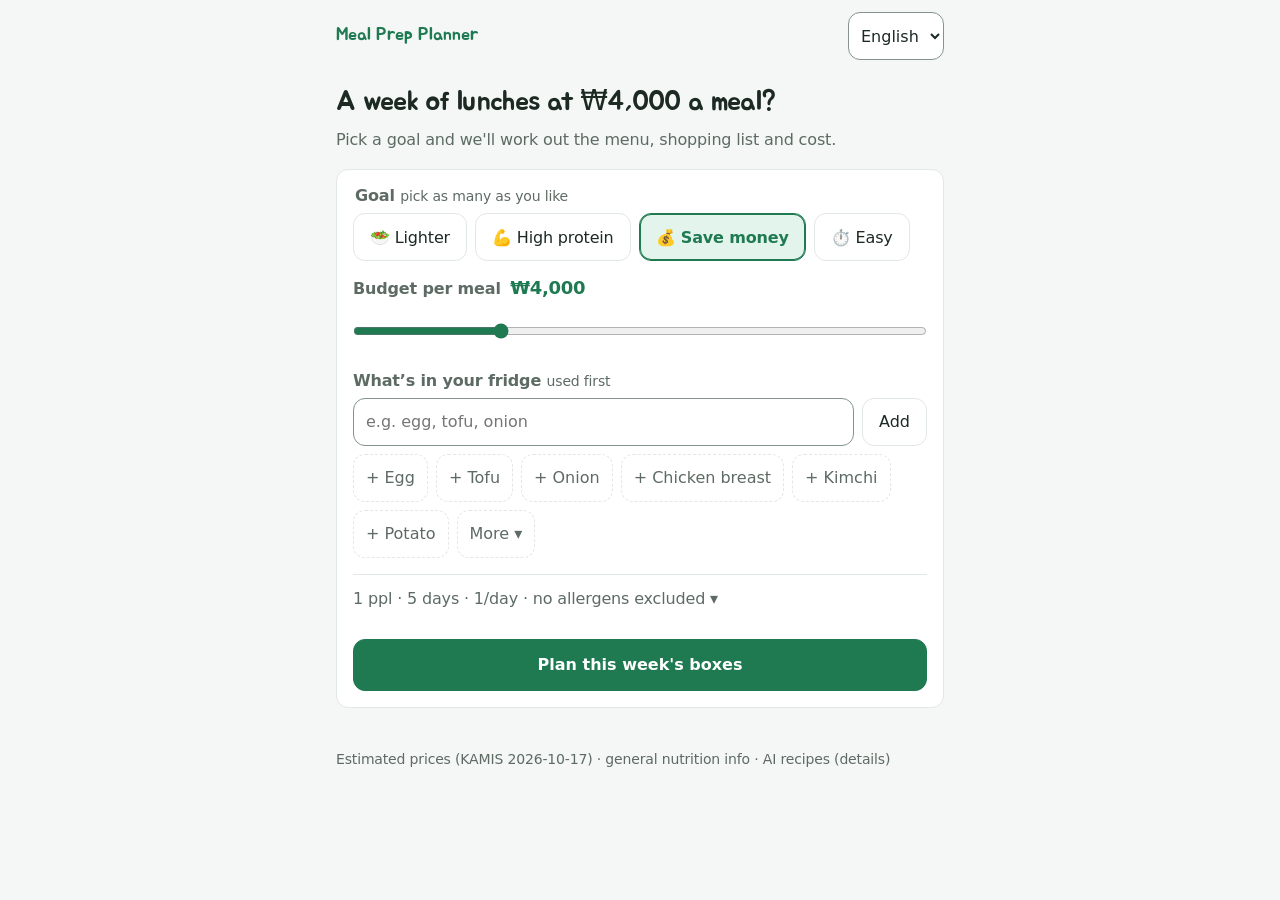
<file: mealprep/index.html>
<!doctype html>
<html lang="ko">
<head>
<meta charset="utf-8">
<meta name="viewport" content="width=device-width, initial-scale=1, viewport-fit=cover">
<title>밀프렙 플래너</title>
<meta name="description" content="예산에 맞춰 일주일 도시락 메뉴와 장보기 목록을 짜 드려요">
<meta name="theme-color" content="#1f7a52">
<link rel="manifest" href="manifest.webmanifest">
<link rel="icon" href="icon.svg" type="image/svg+xml">
<link rel="stylesheet" href="style.css">
</head>
<body>
<header>
  <span class="brand" data-t="title">밀프렙 플래너</span>
  <select id="lang" aria-label="Language">
    <option value="ko">한국어</option><option value="en">English</option><option value="ja">日本語</option>
  </select>
</header>

<main>
  <div id="planBar" class="card planbar" hidden>
    <span id="planSum"></span>
    <button type="button" id="edit" data-t="edit"></button>
  </div>

  <section class="hero" id="hero">
    <h1 id="hook">한 끼 4,000원으로 일주일 도시락, 될까?</h1>
    <p data-t="hookSub"></p>
  </section>

  <form id="form" class="card">
    <fieldset>
      <legend><span data-t="goal"></span> <span class="hint" data-t="goalHint"></span></legend>
      <div class="chips" id="goals"></div>
    </fieldset>
    <label class="budget"><span class="label"><span data-t="budget"></span> <b id="budgetOut"></b></span>
      <input name="budget" type="range" min="2000" max="10000" step="500" value="4000">
    </label>
    <div class="ingr">
      <span class="label" id="haveLabel"><span data-t="haveLabel"></span> <span class="hint" data-t="haveHint"></span></span>
      <div class="addrow">
        <input id="haveInput" type="text" list="ingList" enterkeyhint="done" autocomplete="off" data-ph="inputPh" aria-labelledby="haveLabel">
        <button type="button" id="haveAdd" data-t="add"></button>
      </div>
      <p id="haveMiss" class="note" hidden></p>
      <div class="chips" id="haveChips"></div>
    </div>
    <details id="more">
      <summary id="moreSum"></summary>
      <div class="row">
        <label><span class="label" data-t="people"></span><select name="people"></select></label>
        <label><span class="label" data-t="days"></span><select name="days"></select></label>
        <label><span class="label" data-t="perDay"></span><select name="perDay"></select></label>
      </div>
      <span class="label" id="banLabel" data-t="banLabel"></span>
      <div class="addrow">
        <input id="banInput" type="text" list="ingList" enterkeyhint="done" autocomplete="off" data-ph="inputPh" aria-labelledby="banLabel">
        <button type="button" id="banAdd" data-t="add"></button>
      </div>
      <p id="banMiss" class="note" hidden></p>
      <div class="chips" id="banChips"></div>
      <span class="label" data-t="exclude"></span>
      <div class="chips small" id="exclude"></div>
    </details>
    <datalist id="ingList"></datalist>
    <button type="submit" class="primary" data-t="make"></button>
  </form>

  <div id="result" hidden>
    <section class="card summary" id="summary"></section>

    <div class="tabs" role="tablist">
      <button type="button" role="tab" data-tab="menu" id="tab-menu"></button>
      <button type="button" role="tab" data-tab="shop" id="tab-shop"></button>
      <button type="button" role="tab" data-tab="steps" id="tab-steps"></button>
    </div>

    <section class="card panel" id="panel-menu" role="tabpanel">
      <ul id="menu" class="menu"></ul>
      <button type="button" id="again" data-t="again"></button>
    </section>

    <section class="card panel" id="panel-shop" role="tabpanel">
      <!-- 쿠팡 가이드: 대가 문구는 "제목 또는 첫 부분"에 → 장보기 탭 맨 위 -->
      <p id="affiliate" class="note" data-t="affiliate" hidden></p>
      <div class="progress"><span id="progressText"></span><span class="bar"><i id="progressBar"></i></span></div>
      <p id="allDone" class="verdict" hidden data-t="allDone"></p>
      <label class="check"><input type="checkbox" id="skipPantry" checked> <span data-t="skipPantry"></span></label>
      <ul id="shop" class="shop"></ul>
      <!-- 쿠팡 링크(money.js BUY_LINKS)가 하나라도 있을 때만 보인다 -->
      <div id="gearCard" hidden>
        <h2 data-t="gear"></h2>
        <ul id="gear" class="shop"></ul>
      </div>
      <div class="acts"><button type="button" id="copy" data-t="copy"></button><button type="button" id="share" data-t="share"></button></div>
    </section>

    <section class="card panel" id="panel-steps" role="tabpanel">
      <p class="note" data-t="stepsHint"></p>
      <ol id="steps" class="steps"></ol>
    </section>

    <aside id="ad" class="ad" hidden data-t="ad"></aside>
  </div>

  <footer>
    <details>
      <summary class="note" id="notesShort"></summary>
      <p class="note" id="priceNote"></p>
      <p class="note" data-t="healthNote"></p>
      <p class="note" data-t="aiNote"></p>
      <p class="note"><a href="https://theserver62-glitch.github.io/mealprep/privacy.html" target="_blank" rel="noopener" data-t="privacy"></a></p>
    </details>
  </footer>
</main>
<script src="money.js"></script>
<script src="logic.js"></script>
<script src="app.js"></script>
</body>
</html>
</file>
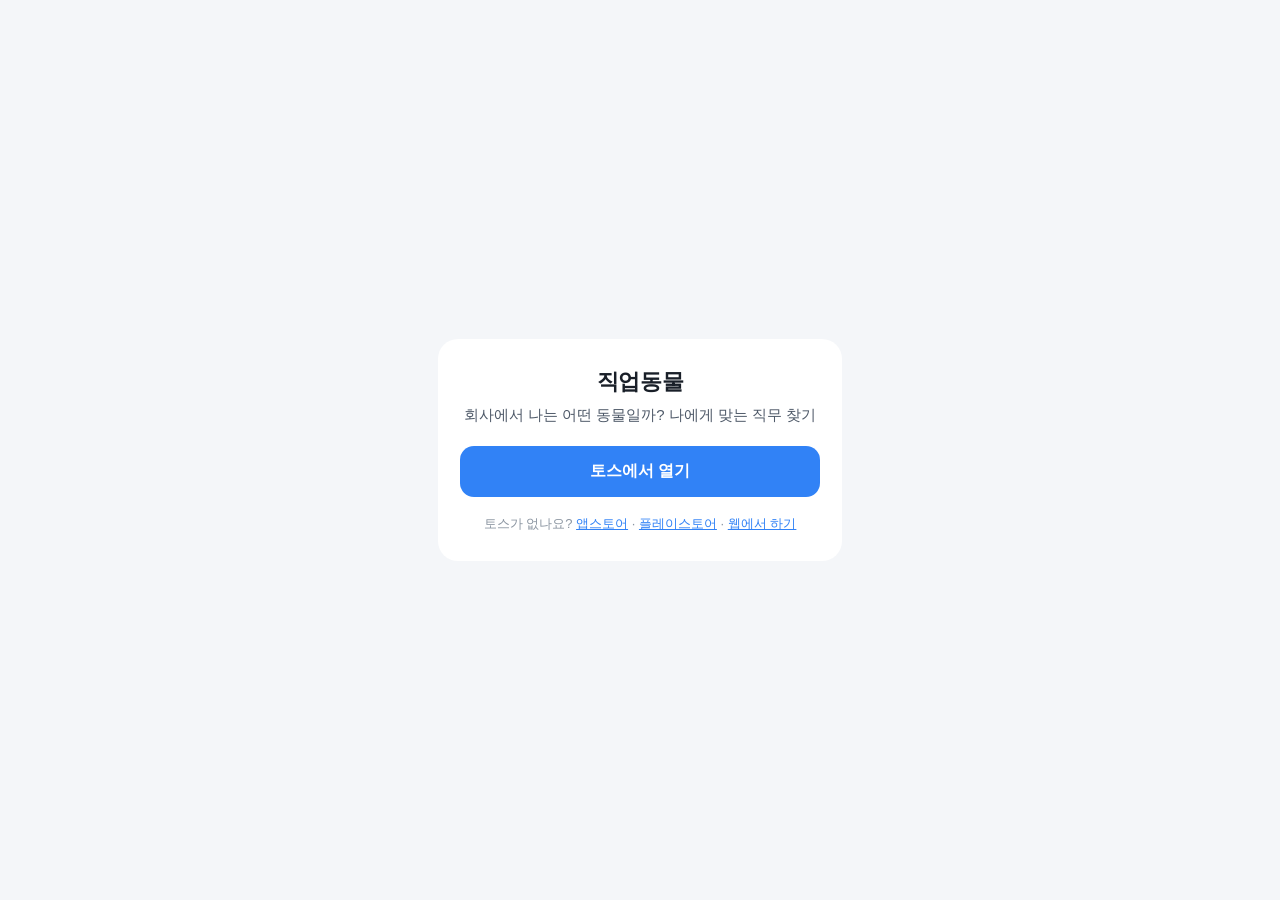
<file: go/jobanimal/index.html>
<!doctype html>
<html lang="ko"><head><meta charset="utf-8"><meta name="viewport" content="width=device-width,initial-scale=1">
<title>직업동물 · 토스에서 열기</title>
<meta property="og:title" content="직업동물"><meta property="og:description" content="회사에서 나는 어떤 동물일까? 나에게 맞는 직무 찾기">
<style>body{margin:0;font-family:-apple-system,"Apple SD Gothic Neo","Malgun Gothic",sans-serif;background:#f4f6f9;color:#191f28;display:flex;min-height:100vh;align-items:center;justify-content:center;padding:16px;box-sizing:border-box}
main{max-width:360px;width:100%;background:#fff;border-radius:20px;padding:28px 22px;text-align:center}
h1{font-size:22px;letter-spacing:-.02em;margin:0 0 6px}p{font-size:15px;line-height:1.55;color:#4e5968;margin:0 0 20px}
a.btn{display:block;background:#3182f6;color:#fff;text-decoration:none;font-weight:700;font-size:16px;padding:15px;border-radius:14px}
.sub{margin-top:18px;font-size:13px;color:#8b95a1}.sub a{color:#3182f6}</style></head>
<body><main><h1>직업동물</h1><p>회사에서 나는 어떤 동물일까? 나에게 맞는 직무 찾기</p>
<a class="btn" href="intoss://jobanimal">토스에서 열기</a>
<div class="sub">토스가 없나요? <a href="https://apps.apple.com/kr/app/id839333328">앱스토어</a> · <a href="https://play.google.com/store/apps/details?id=viva.republica.toss">플레이스토어</a> · <a href="https://theserver62-glitch.github.io/jobanimal/">웹에서 하기</a></div>
</main><script>setTimeout(function(){location.href="intoss://jobanimal"},300)</script></body></html>
</file>
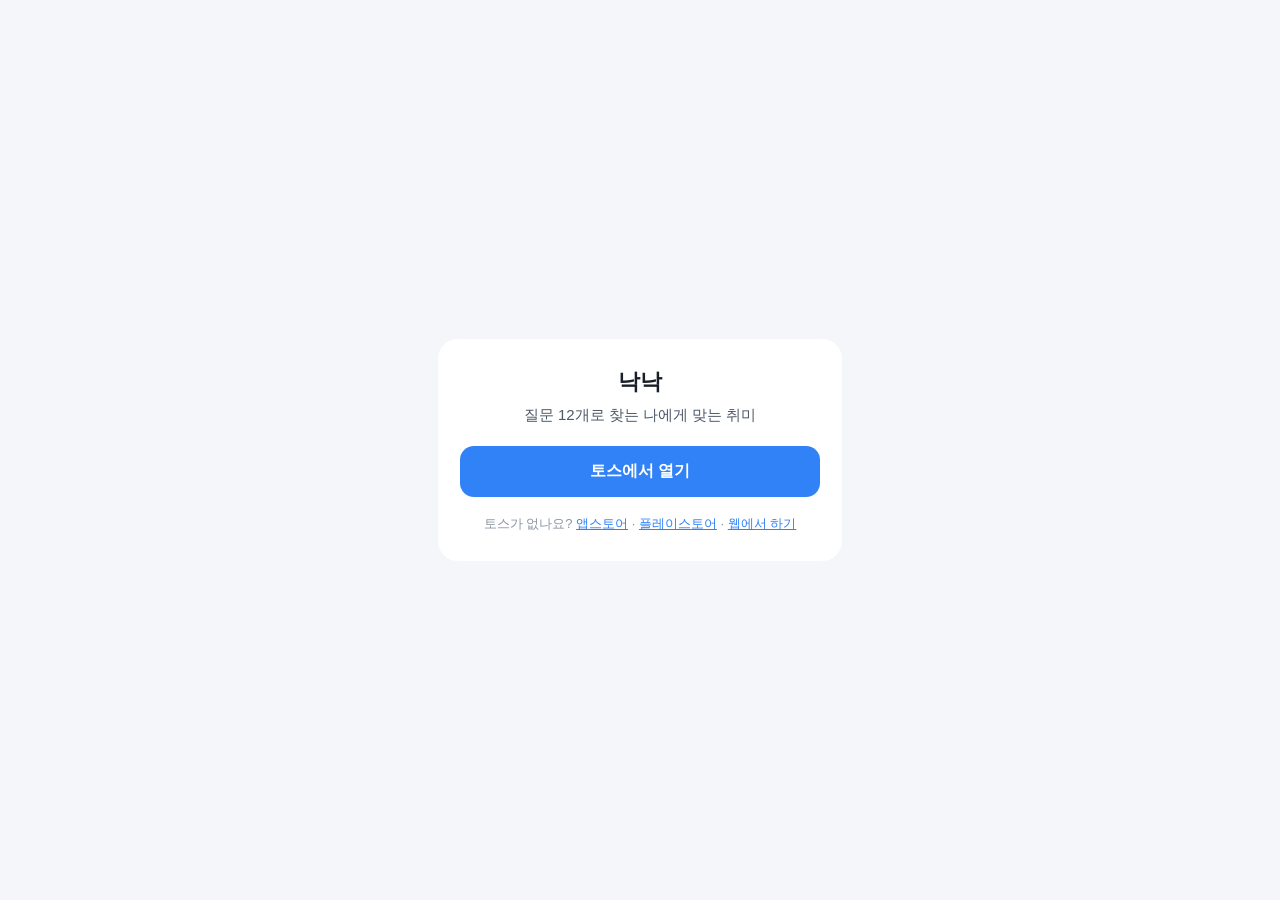
<file: go/naknak/index.html>
<!doctype html>
<html lang="ko"><head><meta charset="utf-8"><meta name="viewport" content="width=device-width,initial-scale=1">
<title>낙낙 · 토스에서 열기</title>
<meta property="og:title" content="낙낙"><meta property="og:description" content="질문 12개로 찾는 나에게 맞는 취미">
<style>body{margin:0;font-family:-apple-system,"Apple SD Gothic Neo","Malgun Gothic",sans-serif;background:#f4f6f9;color:#191f28;display:flex;min-height:100vh;align-items:center;justify-content:center;padding:16px;box-sizing:border-box}
main{max-width:360px;width:100%;background:#fff;border-radius:20px;padding:28px 22px;text-align:center}
h1{font-size:22px;letter-spacing:-.02em;margin:0 0 6px}p{font-size:15px;line-height:1.55;color:#4e5968;margin:0 0 20px}
a.btn{display:block;background:#3182f6;color:#fff;text-decoration:none;font-weight:700;font-size:16px;padding:15px;border-radius:14px}
.sub{margin-top:18px;font-size:13px;color:#8b95a1}.sub a{color:#3182f6}</style></head>
<body><main><h1>낙낙</h1><p>질문 12개로 찾는 나에게 맞는 취미</p>
<a class="btn" href="intoss://naknak">토스에서 열기</a>
<div class="sub">토스가 없나요? <a href="https://apps.apple.com/kr/app/id839333328">앱스토어</a> · <a href="https://play.google.com/store/apps/details?id=viva.republica.toss">플레이스토어</a> · <a href="https://theserver62-glitch.github.io/naknak/">웹에서 하기</a></div>
</main><script>setTimeout(function(){location.href="intoss://naknak"},300)</script></body></html>
</file>
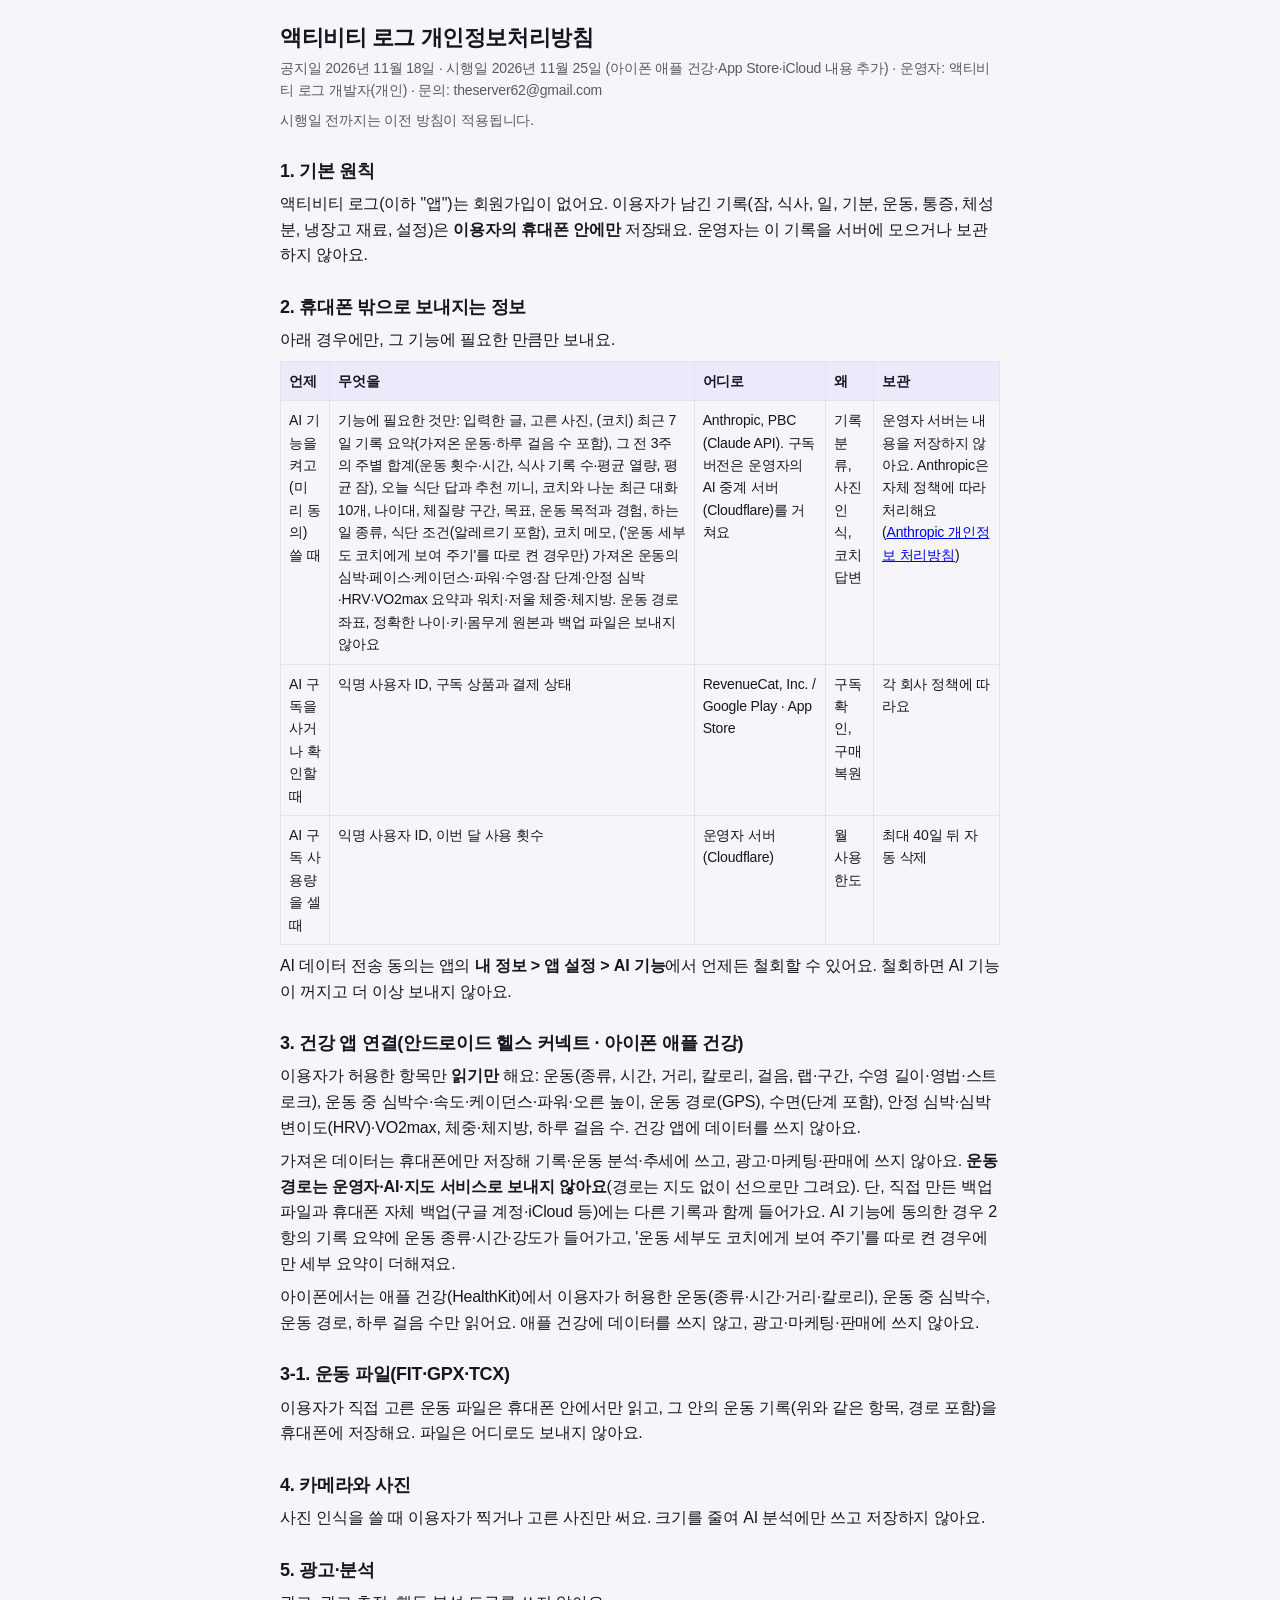
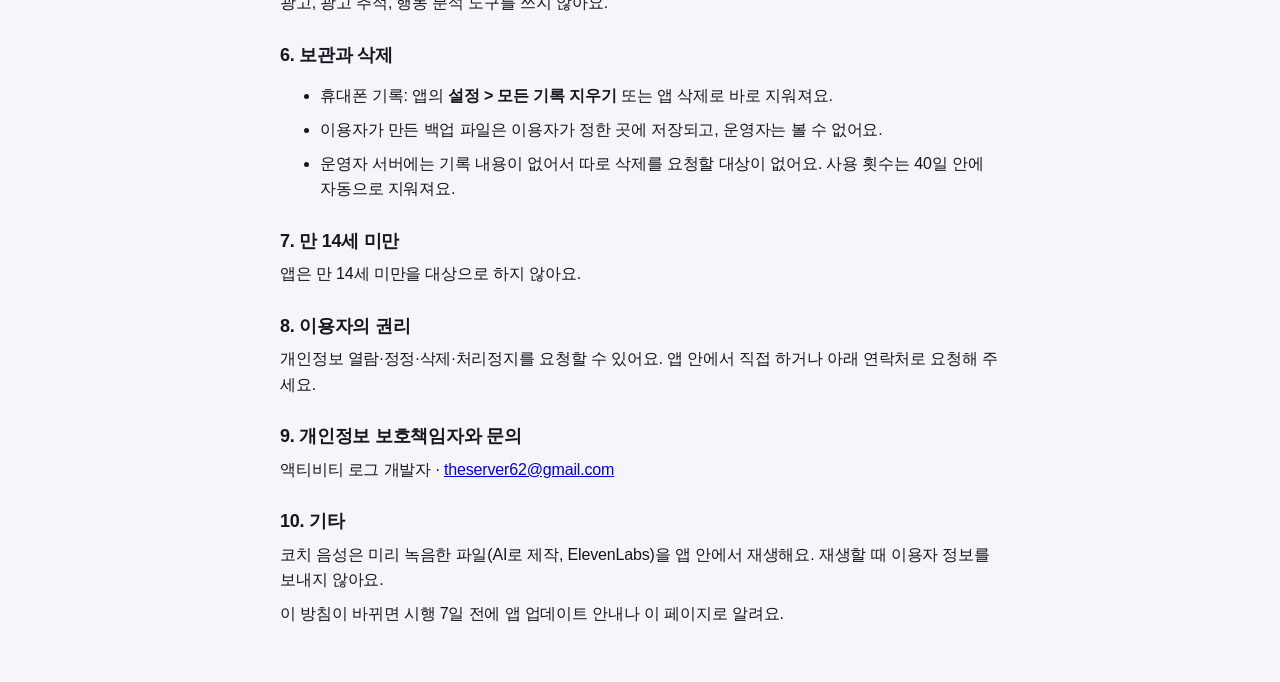
<file: activity-log/privacy.html>
<!doctype html>
<html lang="ko">
<head>
<meta charset="utf-8">
<meta name="viewport" content="width=device-width,initial-scale=1">
<title>액티비티 로그 개인정보처리방침</title>
<style>
body{margin:0;background:#F6F5F9;color:#17151F;font:400 16px/1.6 -apple-system,BlinkMacSystemFont,'Apple SD Gothic Neo','Noto Sans KR','Malgun Gothic',sans-serif;letter-spacing:-0.01em}
main{max-width:720px;margin:0 auto;padding:24px 16px 48px}
h1{font-size:22px;line-height:1.3;letter-spacing:-0.02em;margin:0 0 4px}
h2{font-size:18px;line-height:1.3;letter-spacing:-0.015em;margin:28px 0 8px}
p,li{margin:0 0 8px}
table{border-collapse:collapse;width:100%;font-size:14px;margin:8px 0}
th,td{border:1px solid #E4E2EA;padding:8px;vertical-align:top;text-align:left}
th{background:#EEE9FA}
.muted{color:#5B5866;font-size:14px}
</style>
</head>
<body>
<main>
<h1>액티비티 로그 개인정보처리방침</h1>
<p class="muted">공지일 2026년 11월 18일 · 시행일 2026년 11월 25일 (아이폰 애플 건강·App Store·iCloud 내용 추가) · 운영자: 액티비티 로그 개발자(개인) · 문의: theserver62@gmail.com</p>
<p class="muted">시행일 전까지는 이전 방침이 적용됩니다.</p>

<h2>1. 기본 원칙</h2>
<p>액티비티 로그(이하 "앱")는 회원가입이 없어요. 이용자가 남긴 기록(잠, 식사, 일, 기분, 운동, 통증, 체성분, 냉장고 재료, 설정)은 <b>이용자의 휴대폰 안에만</b> 저장돼요. 운영자는 이 기록을 서버에 모으거나 보관하지 않아요.</p>

<h2>2. 휴대폰 밖으로 보내지는 정보</h2>
<p>아래 경우에만, 그 기능에 필요한 만큼만 보내요.</p>
<table>
<tr><th>언제</th><th>무엇을</th><th>어디로</th><th>왜</th><th>보관</th></tr>
<tr><td>AI 기능을 켜고(미리 동의) 쓸 때</td><td>기능에 필요한 것만: 입력한 글, 고른 사진, (코치) 최근 7일 기록 요약(가져온 운동·하루 걸음 수 포함), 그 전 3주의 주별 합계(운동 횟수·시간, 식사 기록 수·평균 열량, 평균 잠), 오늘 식단 답과 추천 끼니, 코치와 나눈 최근 대화 10개, 나이대, 체질량 구간, 목표, 운동 목적과 경험, 하는 일 종류, 식단 조건(알레르기 포함), 코치 메모, ('운동 세부도 코치에게 보여 주기'를 따로 켠 경우만) 가져온 운동의 심박·페이스·케이던스·파워·수영·잠 단계·안정 심박·HRV·VO2max 요약과 워치·저울 체중·체지방. 운동 경로 좌표, 정확한 나이·키·몸무게 원본과 백업 파일은 보내지 않아요</td><td>Anthropic, PBC (Claude API). 구독 버전은 운영자의 AI 중계 서버(Cloudflare)를 거쳐요</td><td>기록 분류, 사진 인식, 코치 답변</td><td>운영자 서버는 내용을 저장하지 않아요. Anthropic은 자체 정책에 따라 처리해요(<a href="https://www.anthropic.com/legal/privacy">Anthropic 개인정보 처리방침</a>)</td></tr>
<tr><td>AI 구독을 사거나 확인할 때</td><td>익명 사용자 ID, 구독 상품과 결제 상태</td><td>RevenueCat, Inc. / Google Play · App Store</td><td>구독 확인, 구매 복원</td><td>각 회사 정책에 따라요</td></tr>
<tr><td>AI 구독 사용량을 셀 때</td><td>익명 사용자 ID, 이번 달 사용 횟수</td><td>운영자 서버(Cloudflare)</td><td>월 사용 한도</td><td>최대 40일 뒤 자동 삭제</td></tr>
</table>
<p>AI 데이터 전송 동의는 앱의 <b>내 정보 &gt; 앱 설정 &gt; AI 기능</b>에서 언제든 철회할 수 있어요. 철회하면 AI 기능이 꺼지고 더 이상 보내지 않아요.</p>

<h2>3. 건강 앱 연결(안드로이드 헬스 커넥트 · 아이폰 애플 건강)</h2>
<p>이용자가 허용한 항목만 <b>읽기만</b> 해요: 운동(종류, 시간, 거리, 칼로리, 걸음, 랩·구간, 수영 길이·영법·스트로크), 운동 중 심박수·속도·케이던스·파워·오른 높이, 운동 경로(GPS), 수면(단계 포함), 안정 심박·심박 변이도(HRV)·VO2max, 체중·체지방, 하루 걸음 수. 건강 앱에 데이터를 쓰지 않아요.</p>
<p>가져온 데이터는 휴대폰에만 저장해 기록·운동 분석·추세에 쓰고, 광고·마케팅·판매에 쓰지 않아요. <b>운동 경로는 운영자·AI·지도 서비스로 보내지 않아요</b>(경로는 지도 없이 선으로만 그려요). 단, 직접 만든 백업 파일과 휴대폰 자체 백업(구글 계정·iCloud 등)에는 다른 기록과 함께 들어가요. AI 기능에 동의한 경우 2항의 기록 요약에 운동 종류·시간·강도가 들어가고, '운동 세부도 코치에게 보여 주기'를 따로 켠 경우에만 세부 요약이 더해져요.</p>
<p>아이폰에서는 애플 건강(HealthKit)에서 이용자가 허용한 운동(종류·시간·거리·칼로리), 운동 중 심박수, 운동 경로, 하루 걸음 수만 읽어요. 애플 건강에 데이터를 쓰지 않고, 광고·마케팅·판매에 쓰지 않아요.</p>
<h2>3-1. 운동 파일(FIT·GPX·TCX)</h2>
<p>이용자가 직접 고른 운동 파일은 휴대폰 안에서만 읽고, 그 안의 운동 기록(위와 같은 항목, 경로 포함)을 휴대폰에 저장해요. 파일은 어디로도 보내지 않아요.</p>

<h2>4. 카메라와 사진</h2>
<p>사진 인식을 쓸 때 이용자가 찍거나 고른 사진만 써요. 크기를 줄여 AI 분석에만 쓰고 저장하지 않아요.</p>

<h2>5. 광고·분석</h2>
<p>광고, 광고 추적, 행동 분석 도구를 쓰지 않아요.</p>

<h2>6. 보관과 삭제</h2>
<ul>
<li>휴대폰 기록: 앱의 <b>설정 &gt; 모든 기록 지우기</b> 또는 앱 삭제로 바로 지워져요.</li>
<li>이용자가 만든 백업 파일은 이용자가 정한 곳에 저장되고, 운영자는 볼 수 없어요.</li>
<li>운영자 서버에는 기록 내용이 없어서 따로 삭제를 요청할 대상이 없어요. 사용 횟수는 40일 안에 자동으로 지워져요.</li>
</ul>

<h2>7. 만 14세 미만</h2>
<p>앱은 만 14세 미만을 대상으로 하지 않아요.</p>

<h2>8. 이용자의 권리</h2>
<p>개인정보 열람·정정·삭제·처리정지를 요청할 수 있어요. 앱 안에서 직접 하거나 아래 연락처로 요청해 주세요.</p>

<h2>9. 개인정보 보호책임자와 문의</h2>
<p>액티비티 로그 개발자 · <a href="mailto:theserver62@gmail.com">theserver62@gmail.com</a></p>

<h2>10. 기타</h2>
<p>코치 음성은 미리 녹음한 파일(AI로 제작, ElevenLabs)을 앱 안에서 재생해요. 재생할 때 이용자 정보를 보내지 않아요.</p>
<p>이 방침이 바뀌면 시행 7일 전에 앱 업데이트 안내나 이 페이지로 알려요.</p>
</main>
</body>
</html>
</file>
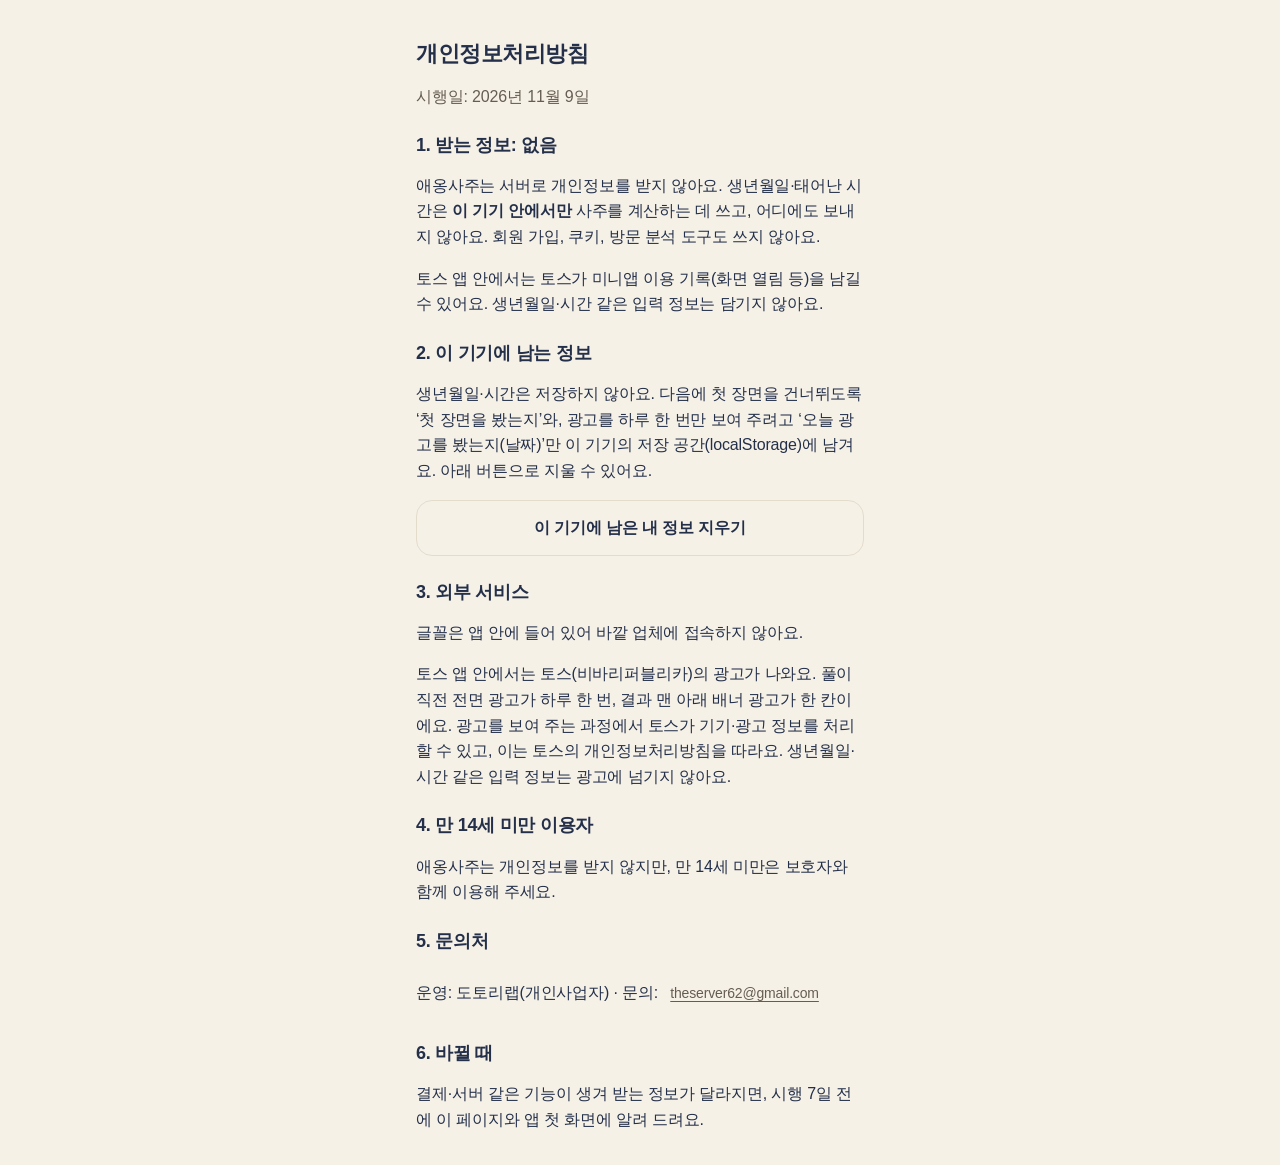
<file: aeong-saju/privacy.html>
<!doctype html>
<html lang="ko">
<head>
<meta charset="utf-8">
<meta name="viewport" content="width=device-width, initial-scale=1, maximum-scale=1, user-scalable=no">
<meta name="color-scheme" content="light">
<title>개인정보처리방침 · 애옹사주</title>
<link rel="stylesheet" href="style.css">
</head>
<body>
<main class="stack doc">
  <p id="back"><a class="link" href="./">← 애옹사주로 돌아가기</a></p>
  <script>if (!document.referrer) document.getElementById("back").hidden = true; // 웹 주소로 바로 열면(앞 페이지 없음) 돌아갈 곳이 없다(B07)</script>
  <h1 class="h2">개인정보처리방침</h1>
  <p class="sub">시행일: 2026년 11월 9일</p>

  <h2 class="h3">1. 받는 정보: 없음</h2>
  <p>애옹사주는 서버로 개인정보를 받지 않아요. 생년월일·태어난 시간은 <b>이 기기 안에서만</b> 사주를 계산하는 데 쓰고, 어디에도 보내지 않아요. 회원 가입, 쿠키, 방문 분석 도구도 쓰지 않아요.</p>
  <p>토스 앱 안에서는 토스가 미니앱 이용 기록(화면 열림 등)을 남길 수 있어요. 생년월일·시간 같은 입력 정보는 담기지 않아요.</p>

  <h2 class="h3">2. 이 기기에 남는 정보</h2>
  <p>생년월일·시간은 저장하지 않아요. 다음에 첫 장면을 건너뛰도록 ‘첫 장면을 봤는지’와, 광고를 하루 한 번만 보여 주려고 ‘오늘 광고를 봤는지(날짜)’만 이 기기의 저장 공간(localStorage)에 남겨요. 아래 버튼으로 지울 수 있어요.</p>
  <p><button class="btn ghost" type="button" id="wipe">이 기기에 남은 내 정보 지우기</button></p>
  <p class="cap" id="wiped" role="status"></p>

  <h2 class="h3">3. 외부 서비스</h2>
  <p>글꼴은 앱 안에 들어 있어 바깥 업체에 접속하지 않아요.</p>
  <p>토스 앱 안에서는 토스(비바리퍼블리카)의 광고가 나와요. 풀이 직전 전면 광고가 하루 한 번, 결과 맨 아래 배너 광고가 한 칸이에요. 광고를 보여 주는 과정에서 토스가 기기·광고 정보를 처리할 수 있고, 이는 토스의 개인정보처리방침을 따라요. 생년월일·시간 같은 입력 정보는 광고에 넘기지 않아요.</p>

  <h2 class="h3">4. 만 14세 미만 이용자</h2>
  <p>애옹사주는 개인정보를 받지 않지만, 만 14세 미만은 보호자와 함께 이용해 주세요.</p>

  <h2 class="h3">5. 문의처</h2>
  <p>운영: 도토리랩(개인사업자) · 문의: <a class="link" id="contact" href="mailto:theserver62@gmail.com">theserver62@gmail.com</a></p>

  <h2 class="h3">6. 바뀔 때</h2>
  <p>결제·서버 같은 기능이 생겨 받는 정보가 달라지면, 시행 7일 전에 이 페이지와 앱 첫 화면에 알려 드려요.</p>
</main>
<script>
  document.getElementById("wipe").onclick = () => {
    try { Object.keys(localStorage).filter(k => (k.startsWith("saju-story:") || k.startsWith("aeong:") || k === "adDay")).forEach(k => localStorage.removeItem(k)); } catch {}
    document.getElementById("wiped").textContent = "이 기기에 남은 정보를 지웠어요.";
  };
</script>
</body>
</html>
</file>
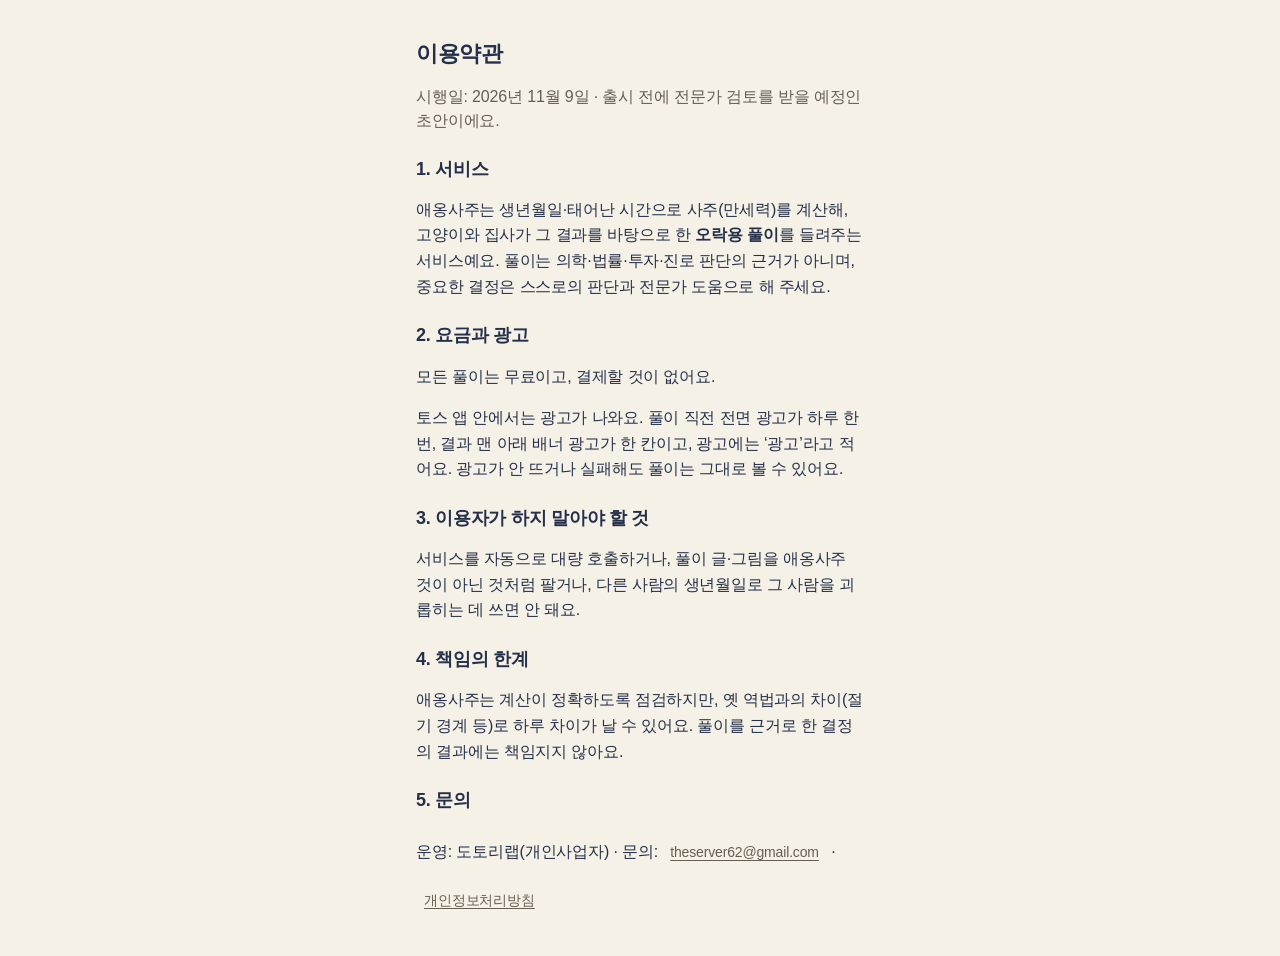
<file: aeong-saju/terms.html>
<!doctype html>
<html lang="ko">
<head>
<meta charset="utf-8">
<meta name="viewport" content="width=device-width, initial-scale=1, maximum-scale=1, user-scalable=no">
<meta name="color-scheme" content="light">
<title>이용약관 · 애옹사주</title>
<link rel="stylesheet" href="style.css">
</head>
<body>
<main class="stack doc">
  <p id="back"><a class="link" href="./">← 애옹사주로 돌아가기</a></p>
  <script>if (!document.referrer) document.getElementById("back").hidden = true; // 웹 주소로 바로 열면(앞 페이지 없음) 돌아갈 곳이 없다(B07)</script>
  <h1 class="h2">이용약관</h1>
  <p class="sub">시행일: 2026년 11월 9일 · 출시 전에 전문가 검토를 받을 예정인 초안이에요.</p>

  <h2 class="h3">1. 서비스</h2>
  <p>애옹사주는 생년월일·태어난 시간으로 사주(만세력)를 계산해, 고양이와 집사가 그 결과를 바탕으로 한 <b>오락용 풀이</b>를 들려주는 서비스예요. 풀이는 의학·법률·투자·진로 판단의 근거가 아니며, 중요한 결정은 스스로의 판단과 전문가 도움으로 해 주세요.</p>

  <h2 class="h3">2. 요금과 광고</h2>
  <p>모든 풀이는 무료이고, 결제할 것이 없어요.</p>
  <p>토스 앱 안에서는 광고가 나와요. 풀이 직전 전면 광고가 하루 한 번, 결과 맨 아래 배너 광고가 한 칸이고, 광고에는 ‘광고’라고 적어요. 광고가 안 뜨거나 실패해도 풀이는 그대로 볼 수 있어요.</p>

  <h2 class="h3">3. 이용자가 하지 말아야 할 것</h2>
  <p>서비스를 자동으로 대량 호출하거나, 풀이 글·그림을 애옹사주 것이 아닌 것처럼 팔거나, 다른 사람의 생년월일로 그 사람을 괴롭히는 데 쓰면 안 돼요.</p>

  <h2 class="h3">4. 책임의 한계</h2>
  <p>애옹사주는 계산이 정확하도록 점검하지만, 옛 역법과의 차이(절기 경계 등)로 하루 차이가 날 수 있어요. 풀이를 근거로 한 결정의 결과에는 책임지지 않아요.</p>

  <h2 class="h3">5. 문의</h2>
  <p>운영: 도토리랩(개인사업자) · 문의: <a class="link" href="mailto:theserver62@gmail.com">theserver62@gmail.com</a> · <a class="link" href="privacy.html">개인정보처리방침</a></p>
</main>
</body>
</html>
</file>
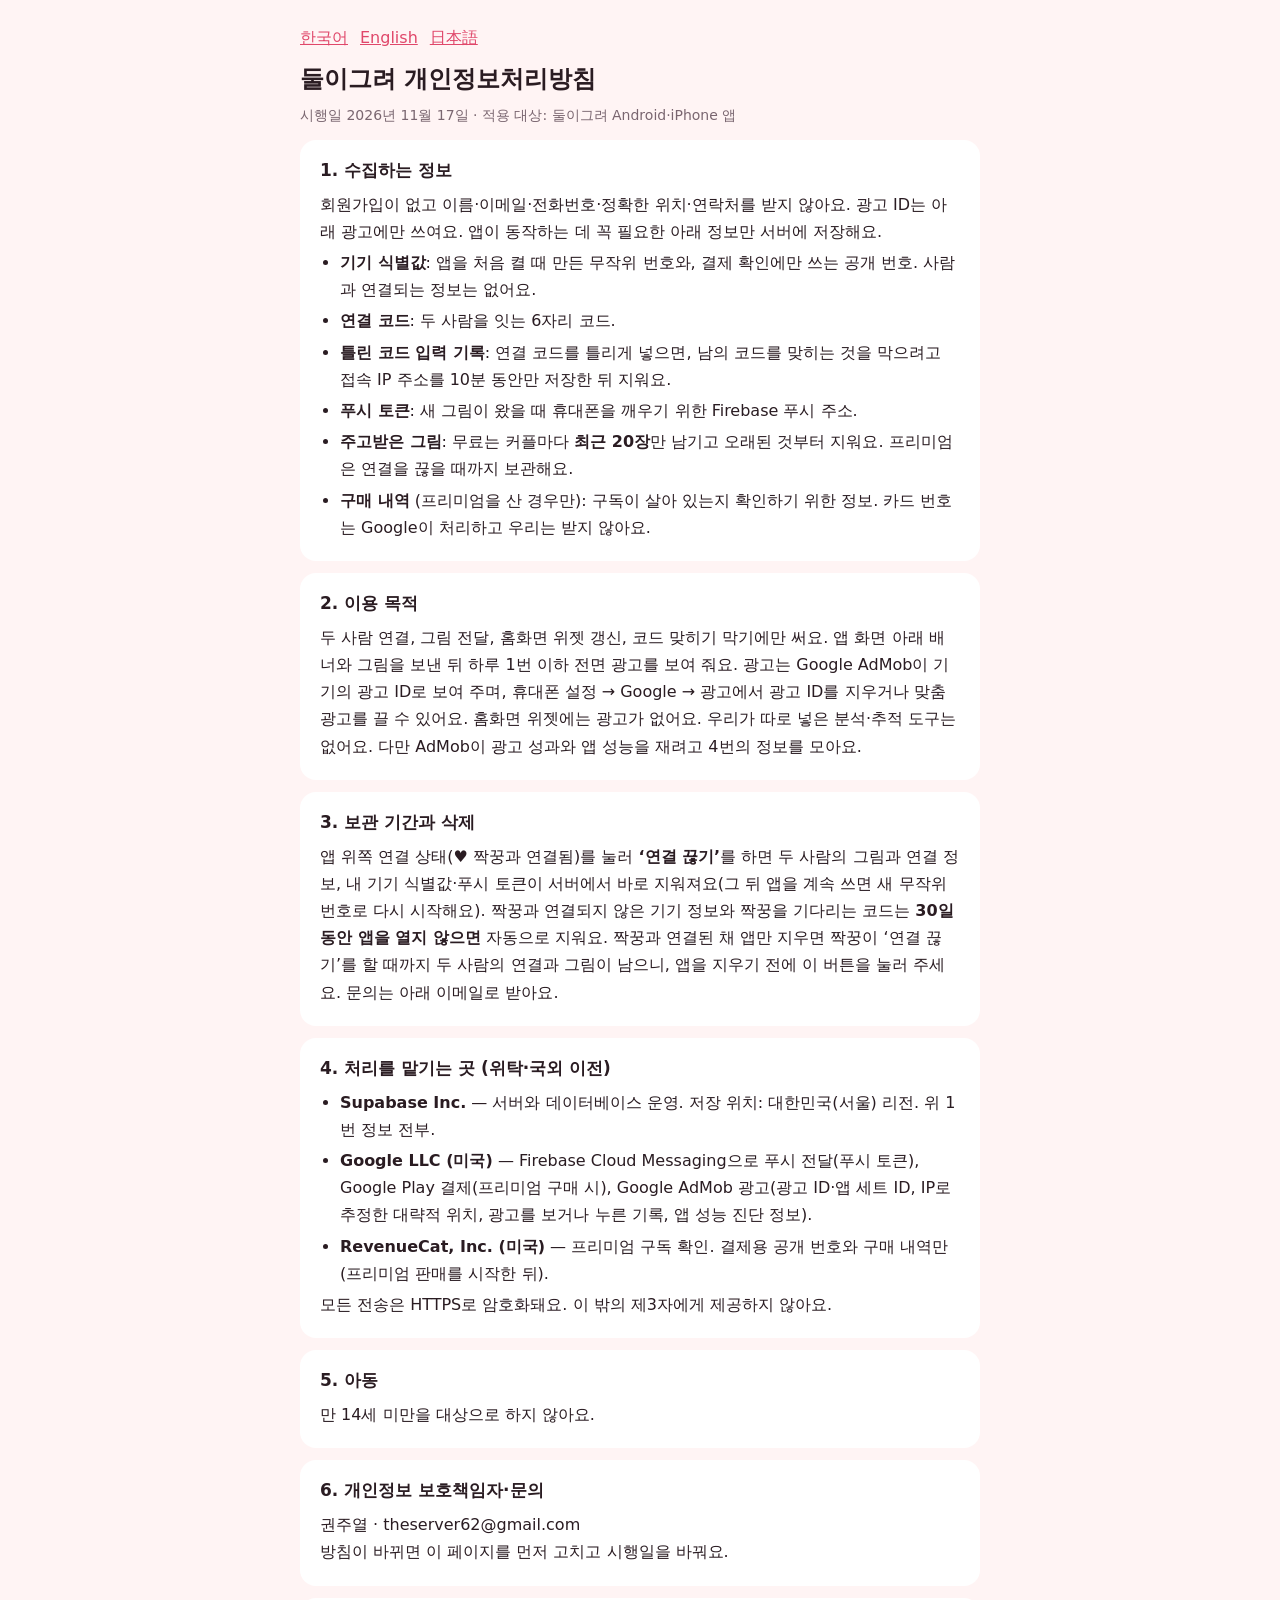
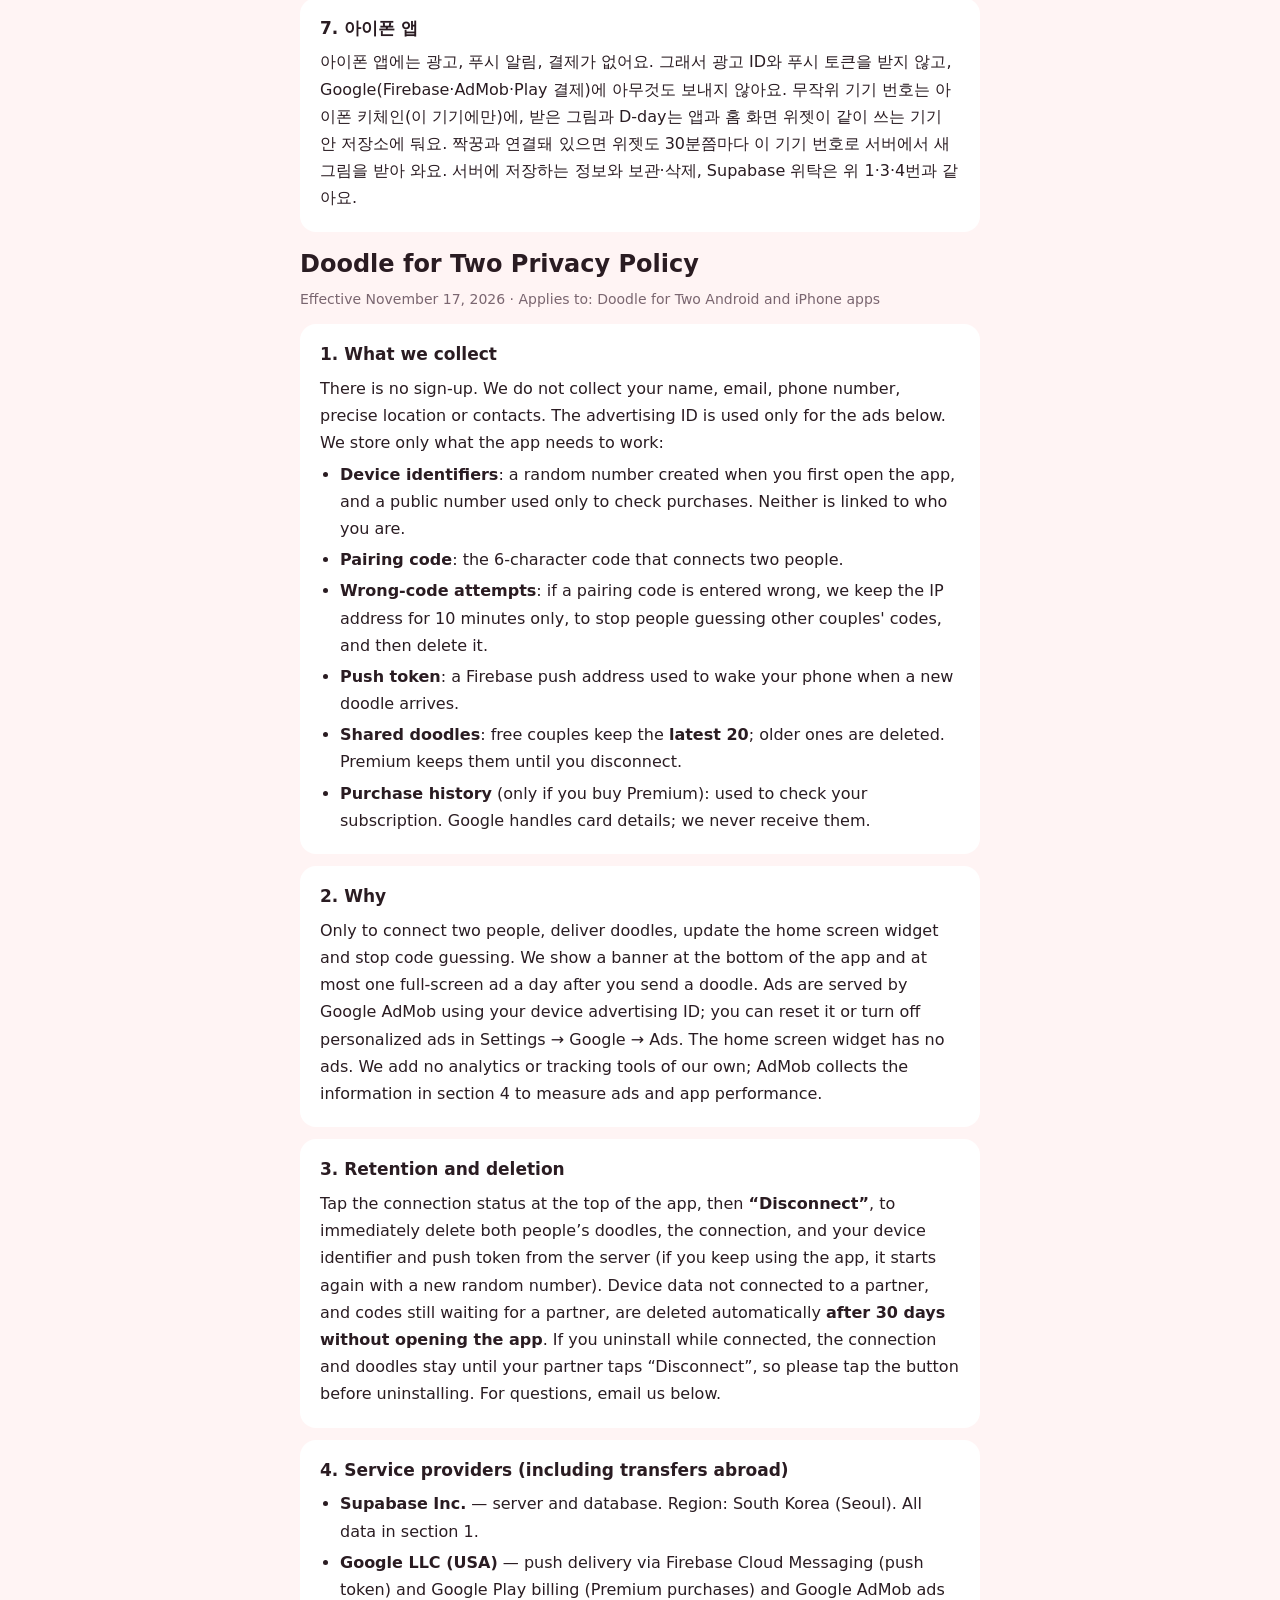
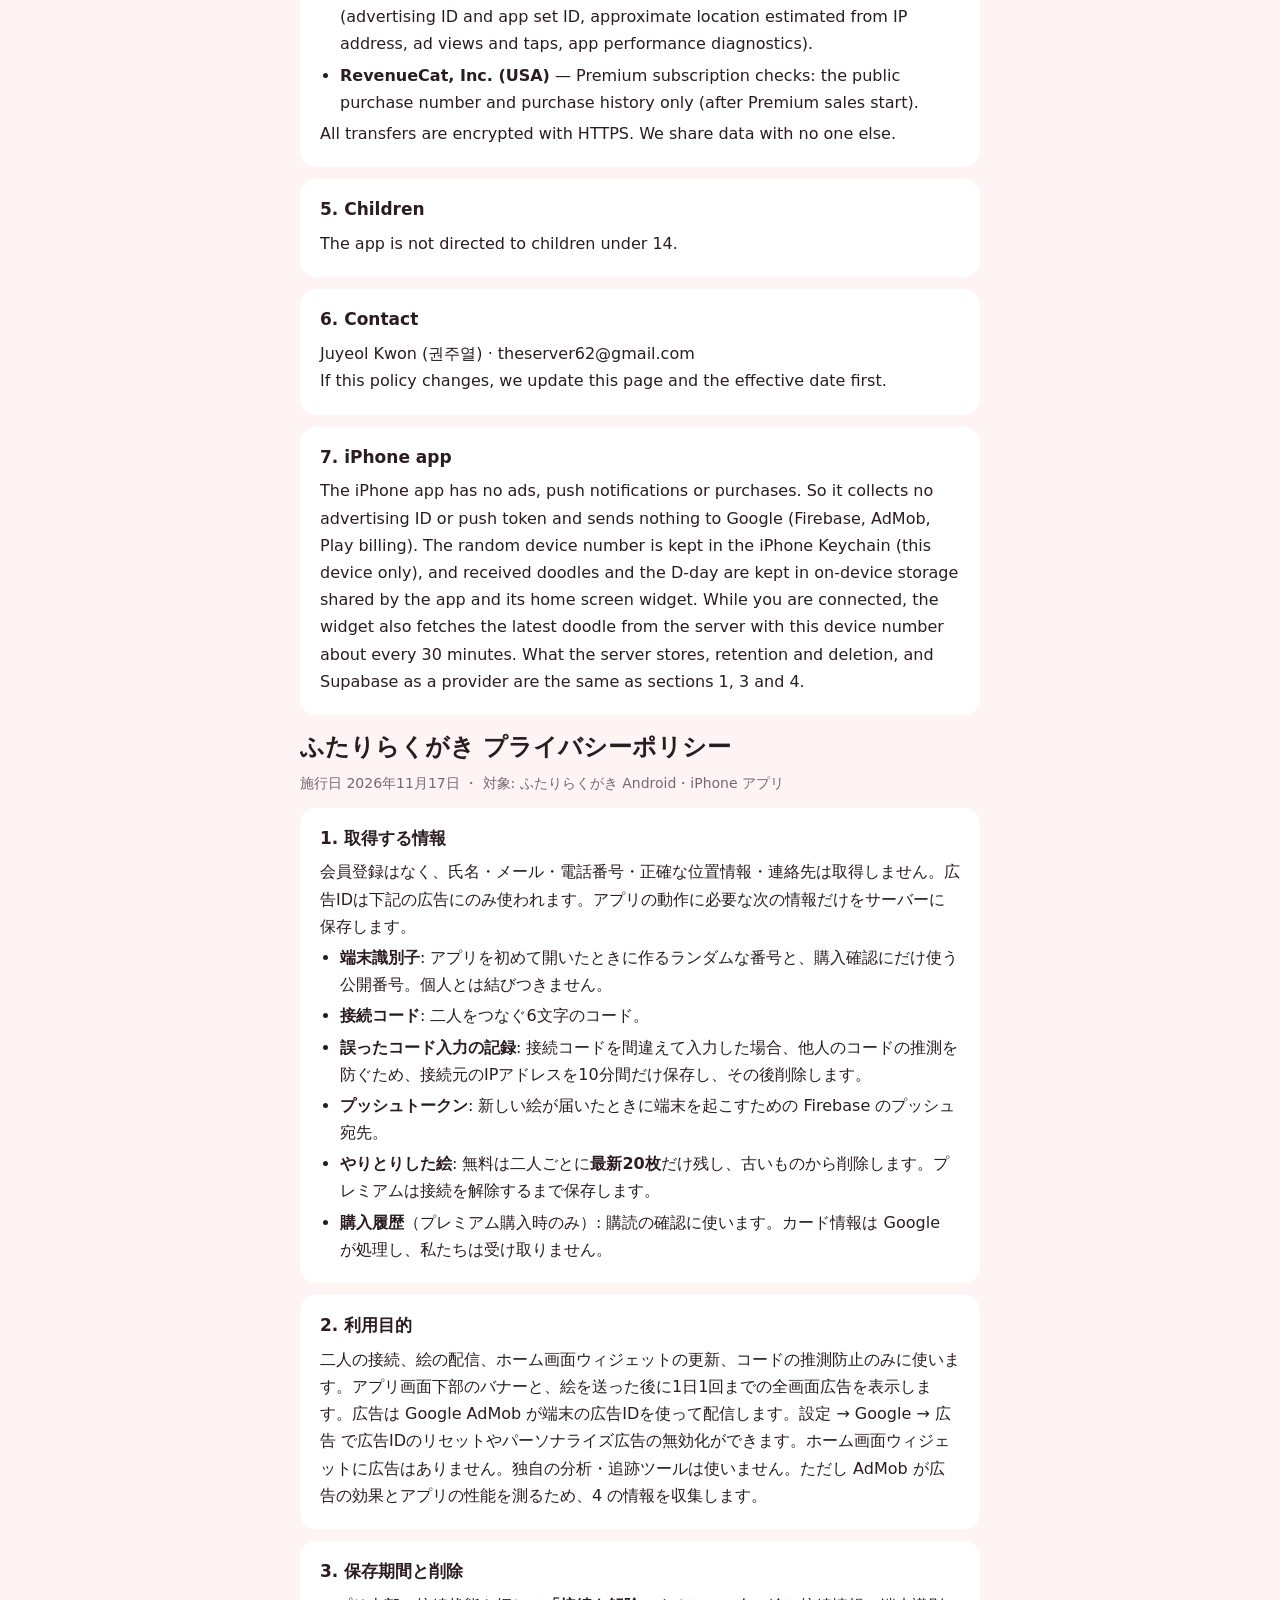
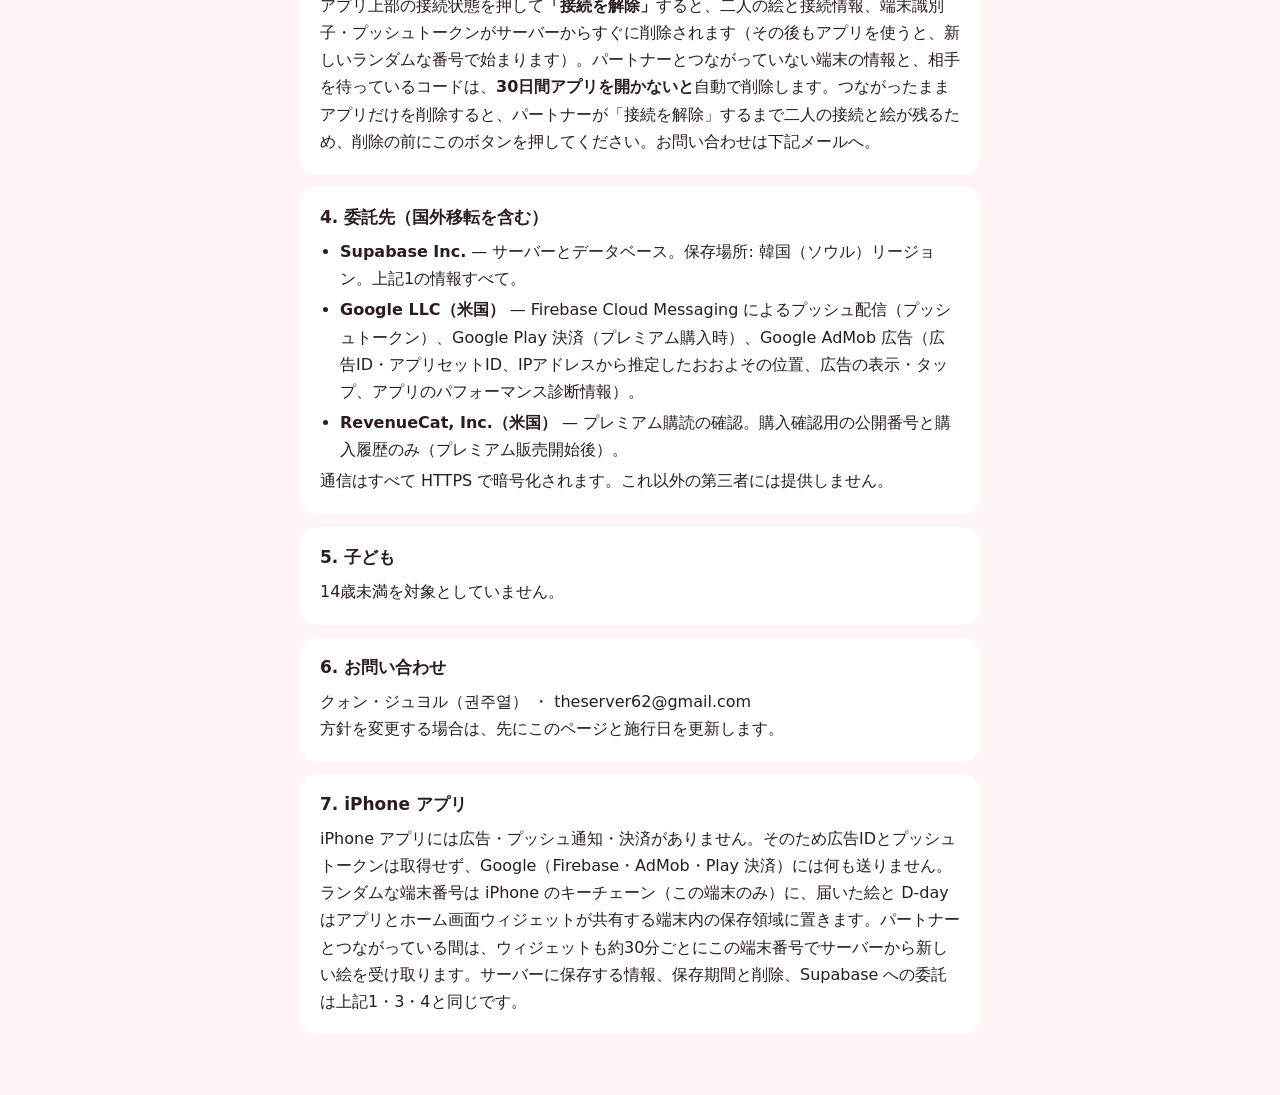
<file: couple-widget/privacy.html>
<!doctype html>
<html lang="ko">
<head>
<meta charset="utf-8">
<meta name="viewport" content="width=device-width,initial-scale=1">
<title>둘이그려 개인정보처리방침 / Privacy Policy / プライバシーポリシー</title>
<style>
:root{--bg:#FFF4F4;--surface:#FFFFFF;--ink:#2A1C22;--muted:#7A6670;--accent:#E0476A}
@media (prefers-color-scheme: dark){:root{--bg:#1C1417;--surface:#2A1F23;--ink:#F3E9EC;--muted:#B8A5AD;--accent:#FF8FA8}}
body{margin:0;background:var(--bg);color:var(--ink);font:16px/1.7 system-ui,-apple-system,"Apple SD Gothic Neo","Malgun Gothic","Hiragino Sans","Yu Gothic",sans-serif}
main{max-width:680px;margin:0 auto;padding:24px 16px 48px}
section{background:var(--surface);border-radius:16px;padding:16px 20px;margin:12px 0}
h1{font-size:24px;margin:8px 0 4px}h2{font-size:17px;margin:0 0 6px}
p,li{margin:4px 0}ul{padding-left:20px;margin:4px 0}.muted{color:var(--muted);font-size:14px}a{color:var(--accent)}
nav a{margin-right:12px}
</style>
</head>
<body>
<main>
<nav><a href="#ko">한국어</a><a href="#en">English</a><a href="#ja">日本語</a></nav>

<article id="ko" lang="ko">
<h1>둘이그려 개인정보처리방침</h1>
<p class="muted">시행일 2026년 11월 17일 · 적용 대상: 둘이그려 Android·iPhone 앱</p>
<section><h2>1. 수집하는 정보</h2>
<p>회원가입이 없고 이름·이메일·전화번호·정확한 위치·연락처를 받지 않아요. 광고 ID는 아래 광고에만 쓰여요. 앱이 동작하는 데 꼭 필요한 아래 정보만 서버에 저장해요.</p>
<ul>
<li><b>기기 식별값</b>: 앱을 처음 켤 때 만든 무작위 번호와, 결제 확인에만 쓰는 공개 번호. 사람과 연결되는 정보는 없어요.</li>
<li><b>연결 코드</b>: 두 사람을 잇는 6자리 코드.</li>
<li><b>틀린 코드 입력 기록</b>: 연결 코드를 틀리게 넣으면, 남의 코드를 맞히는 것을 막으려고 접속 IP 주소를 10분 동안만 저장한 뒤 지워요.</li>
<li><b>푸시 토큰</b>: 새 그림이 왔을 때 휴대폰을 깨우기 위한 Firebase 푸시 주소.</li>
<li><b>주고받은 그림</b>: 무료는 커플마다 <b>최근 20장</b>만 남기고 오래된 것부터 지워요. 프리미엄은 연결을 끊을 때까지 보관해요.</li>
<li><b>구매 내역</b> (프리미엄을 산 경우만): 구독이 살아 있는지 확인하기 위한 정보. 카드 번호는 Google이 처리하고 우리는 받지 않아요.</li>
</ul></section>
<section><h2>2. 이용 목적</h2><p>두 사람 연결, 그림 전달, 홈화면 위젯 갱신, 코드 맞히기 막기에만 써요. 앱 화면 아래 배너와 그림을 보낸 뒤 하루 1번 이하 전면 광고를 보여 줘요. 광고는 Google AdMob이 기기의 광고 ID로 보여 주며, 휴대폰 설정 → Google → 광고에서 광고 ID를 지우거나 맞춤 광고를 끌 수 있어요. 홈화면 위젯에는 광고가 없어요. 우리가 따로 넣은 분석·추적 도구는 없어요. 다만 AdMob이 광고 성과와 앱 성능을 재려고 4번의 정보를 모아요.</p></section>
<section><h2>3. 보관 기간과 삭제</h2>
<p>앱 위쪽 연결 상태(♥ 짝꿍과 연결됨)를 눌러 <b>‘연결 끊기’</b>를 하면 두 사람의 그림과 연결 정보, 내 기기 식별값·푸시 토큰이 서버에서 바로 지워져요(그 뒤 앱을 계속 쓰면 새 무작위 번호로 다시 시작해요). 짝꿍과 연결되지 않은 기기 정보와 짝꿍을 기다리는 코드는 <b>30일 동안 앱을 열지 않으면</b> 자동으로 지워요. 짝꿍과 연결된 채 앱만 지우면 짝꿍이 ‘연결 끊기’를 할 때까지 두 사람의 연결과 그림이 남으니, 앱을 지우기 전에 이 버튼을 눌러 주세요. 문의는 아래 이메일로 받아요.</p></section>
<section><h2>4. 처리를 맡기는 곳 (위탁·국외 이전)</h2>
<ul>
<li><b>Supabase Inc.</b> — 서버와 데이터베이스 운영. 저장 위치: 대한민국(서울) 리전. 위 1번 정보 전부.</li>
<li><b>Google LLC (미국)</b> — Firebase Cloud Messaging으로 푸시 전달(푸시 토큰), Google Play 결제(프리미엄 구매 시), Google AdMob 광고(광고 ID·앱 세트 ID, IP로 추정한 대략적 위치, 광고를 보거나 누른 기록, 앱 성능 진단 정보).</li>
<li><b>RevenueCat, Inc. (미국)</b> — 프리미엄 구독 확인. 결제용 공개 번호와 구매 내역만 (프리미엄 판매를 시작한 뒤).</li>
</ul>
<p>모든 전송은 HTTPS로 암호화돼요. 이 밖의 제3자에게 제공하지 않아요.</p></section>
<section><h2>5. 아동</h2><p>만 14세 미만을 대상으로 하지 않아요.</p></section>
<section><h2>6. 개인정보 보호책임자·문의</h2><p>권주열 · theserver62@gmail.com<br>방침이 바뀌면 이 페이지를 먼저 고치고 시행일을 바꿔요.</p></section>
<section><h2>7. 아이폰 앱</h2><p>아이폰 앱에는 광고, 푸시 알림, 결제가 없어요. 그래서 광고 ID와 푸시 토큰을 받지 않고, Google(Firebase·AdMob·Play 결제)에 아무것도 보내지 않아요. 무작위 기기 번호는 아이폰 키체인(이 기기에만)에, 받은 그림과 D-day는 앱과 홈 화면 위젯이 같이 쓰는 기기 안 저장소에 둬요. 짝꿍과 연결돼 있으면 위젯도 30분쯤마다 이 기기 번호로 서버에서 새 그림을 받아 와요. 서버에 저장하는 정보와 보관·삭제, Supabase 위탁은 위 1·3·4번과 같아요.</p></section>
</article>

<article id="en" lang="en">
<h1>Doodle for Two Privacy Policy</h1>
<p class="muted">Effective November 17, 2026 · Applies to: Doodle for Two Android and iPhone apps</p>
<section><h2>1. What we collect</h2>
<p>There is no sign-up. We do not collect your name, email, phone number, precise location or contacts. The advertising ID is used only for the ads below. We store only what the app needs to work:</p>
<ul>
<li><b>Device identifiers</b>: a random number created when you first open the app, and a public number used only to check purchases. Neither is linked to who you are.</li>
<li><b>Pairing code</b>: the 6-character code that connects two people.</li>
<li><b>Wrong-code attempts</b>: if a pairing code is entered wrong, we keep the IP address for 10 minutes only, to stop people guessing other couples' codes, and then delete it.</li>
<li><b>Push token</b>: a Firebase push address used to wake your phone when a new doodle arrives.</li>
<li><b>Shared doodles</b>: free couples keep the <b>latest 20</b>; older ones are deleted. Premium keeps them until you disconnect.</li>
<li><b>Purchase history</b> (only if you buy Premium): used to check your subscription. Google handles card details; we never receive them.</li>
</ul></section>
<section><h2>2. Why</h2><p>Only to connect two people, deliver doodles, update the home screen widget and stop code guessing. We show a banner at the bottom of the app and at most one full-screen ad a day after you send a doodle. Ads are served by Google AdMob using your device advertising ID; you can reset it or turn off personalized ads in Settings → Google → Ads. The home screen widget has no ads. We add no analytics or tracking tools of our own; AdMob collects the information in section 4 to measure ads and app performance.</p></section>
<section><h2>3. Retention and deletion</h2>
<p>Tap the connection status at the top of the app, then <b>“Disconnect”</b>, to immediately delete both people’s doodles, the connection, and your device identifier and push token from the server (if you keep using the app, it starts again with a new random number). Device data not connected to a partner, and codes still waiting for a partner, are deleted automatically <b>after 30 days without opening the app</b>. If you uninstall while connected, the connection and doodles stay until your partner taps “Disconnect”, so please tap the button before uninstalling. For questions, email us below.</p></section>
<section><h2>4. Service providers (including transfers abroad)</h2>
<ul>
<li><b>Supabase Inc.</b> — server and database. Region: South Korea (Seoul). All data in section 1.</li>
<li><b>Google LLC (USA)</b> — push delivery via Firebase Cloud Messaging (push token) and Google Play billing (Premium purchases) and Google AdMob ads (advertising ID and app set ID, approximate location estimated from IP address, ad views and taps, app performance diagnostics).</li>
<li><b>RevenueCat, Inc. (USA)</b> — Premium subscription checks: the public purchase number and purchase history only (after Premium sales start).</li>
</ul>
<p>All transfers are encrypted with HTTPS. We share data with no one else.</p></section>
<section><h2>5. Children</h2><p>The app is not directed to children under 14.</p></section>
<section><h2>6. Contact</h2><p>Juyeol Kwon (권주열) · theserver62@gmail.com<br>If this policy changes, we update this page and the effective date first.</p></section>
<section><h2>7. iPhone app</h2><p>The iPhone app has no ads, push notifications or purchases. So it collects no advertising ID or push token and sends nothing to Google (Firebase, AdMob, Play billing). The random device number is kept in the iPhone Keychain (this device only), and received doodles and the D-day are kept in on-device storage shared by the app and its home screen widget. While you are connected, the widget also fetches the latest doodle from the server with this device number about every 30 minutes. What the server stores, retention and deletion, and Supabase as a provider are the same as sections 1, 3 and 4.</p></section>
</article>

<article id="ja" lang="ja">
<h1>ふたりらくがき プライバシーポリシー</h1>
<p class="muted">施行日 2026年11月17日 ・ 対象: ふたりらくがき Android・iPhone アプリ</p>
<section><h2>1. 取得する情報</h2>
<p>会員登録はなく、氏名・メール・電話番号・正確な位置情報・連絡先は取得しません。広告IDは下記の広告にのみ使われます。アプリの動作に必要な次の情報だけをサーバーに保存します。</p>
<ul>
<li><b>端末識別子</b>: アプリを初めて開いたときに作るランダムな番号と、購入確認にだけ使う公開番号。個人とは結びつきません。</li>
<li><b>接続コード</b>: 二人をつなぐ6文字のコード。</li>
<li><b>誤ったコード入力の記録</b>: 接続コードを間違えて入力した場合、他人のコードの推測を防ぐため、接続元のIPアドレスを10分間だけ保存し、その後削除します。</li>
<li><b>プッシュトークン</b>: 新しい絵が届いたときに端末を起こすための Firebase のプッシュ宛先。</li>
<li><b>やりとりした絵</b>: 無料は二人ごとに<b>最新20枚</b>だけ残し、古いものから削除します。プレミアムは接続を解除するまで保存します。</li>
<li><b>購入履歴</b>（プレミアム購入時のみ）: 購読の確認に使います。カード情報は Google が処理し、私たちは受け取りません。</li>
</ul></section>
<section><h2>2. 利用目的</h2><p>二人の接続、絵の配信、ホーム画面ウィジェットの更新、コードの推測防止のみに使います。アプリ画面下部のバナーと、絵を送った後に1日1回までの全画面広告を表示します。広告は Google AdMob が端末の広告IDを使って配信します。設定 → Google → 広告 で広告IDのリセットやパーソナライズ広告の無効化ができます。ホーム画面ウィジェットに広告はありません。独自の分析・追跡ツールは使いません。ただし AdMob が広告の効果とアプリの性能を測るため、4 の情報を収集します。</p></section>
<section><h2>3. 保存期間と削除</h2>
<p>アプリ上部の接続状態を押して<b>「接続を解除」</b>すると、二人の絵と接続情報、端末識別子・プッシュトークンがサーバーからすぐに削除されます（その後もアプリを使うと、新しいランダムな番号で始まります）。パートナーとつながっていない端末の情報と、相手を待っているコードは、<b>30日間アプリを開かないと</b>自動で削除します。つながったままアプリだけを削除すると、パートナーが「接続を解除」するまで二人の接続と絵が残るため、削除の前にこのボタンを押してください。お問い合わせは下記メールへ。</p></section>
<section><h2>4. 委託先（国外移転を含む）</h2>
<ul>
<li><b>Supabase Inc.</b> — サーバーとデータベース。保存場所: 韓国（ソウル）リージョン。上記1の情報すべて。</li>
<li><b>Google LLC（米国）</b> — Firebase Cloud Messaging によるプッシュ配信（プッシュトークン）、Google Play 決済（プレミアム購入時）、Google AdMob 広告（広告ID・アプリセットID、IPアドレスから推定したおおよその位置、広告の表示・タップ、アプリのパフォーマンス診断情報）。</li>
<li><b>RevenueCat, Inc.（米国）</b> — プレミアム購読の確認。購入確認用の公開番号と購入履歴のみ（プレミアム販売開始後）。</li>
</ul>
<p>通信はすべて HTTPS で暗号化されます。これ以外の第三者には提供しません。</p></section>
<section><h2>5. 子ども</h2><p>14歳未満を対象としていません。</p></section>
<section><h2>6. お問い合わせ</h2><p>クォン・ジュヨル（권주열） ・ theserver62@gmail.com<br>方針を変更する場合は、先にこのページと施行日を更新します。</p></section>
<section><h2>7. iPhone アプリ</h2><p>iPhone アプリには広告・プッシュ通知・決済がありません。そのため広告IDとプッシュトークンは取得せず、Google（Firebase・AdMob・Play 決済）には何も送りません。ランダムな端末番号は iPhone のキーチェーン（この端末のみ）に、届いた絵と D-day はアプリとホーム画面ウィジェットが共有する端末内の保存領域に置きます。パートナーとつながっている間は、ウィジェットも約30分ごとにこの端末番号でサーバーから新しい絵を受け取ります。サーバーに保存する情報、保存期間と削除、Supabase への委託は上記1・3・4と同じです。</p></section>
</article>
</main>
</body>
</html>
</file>
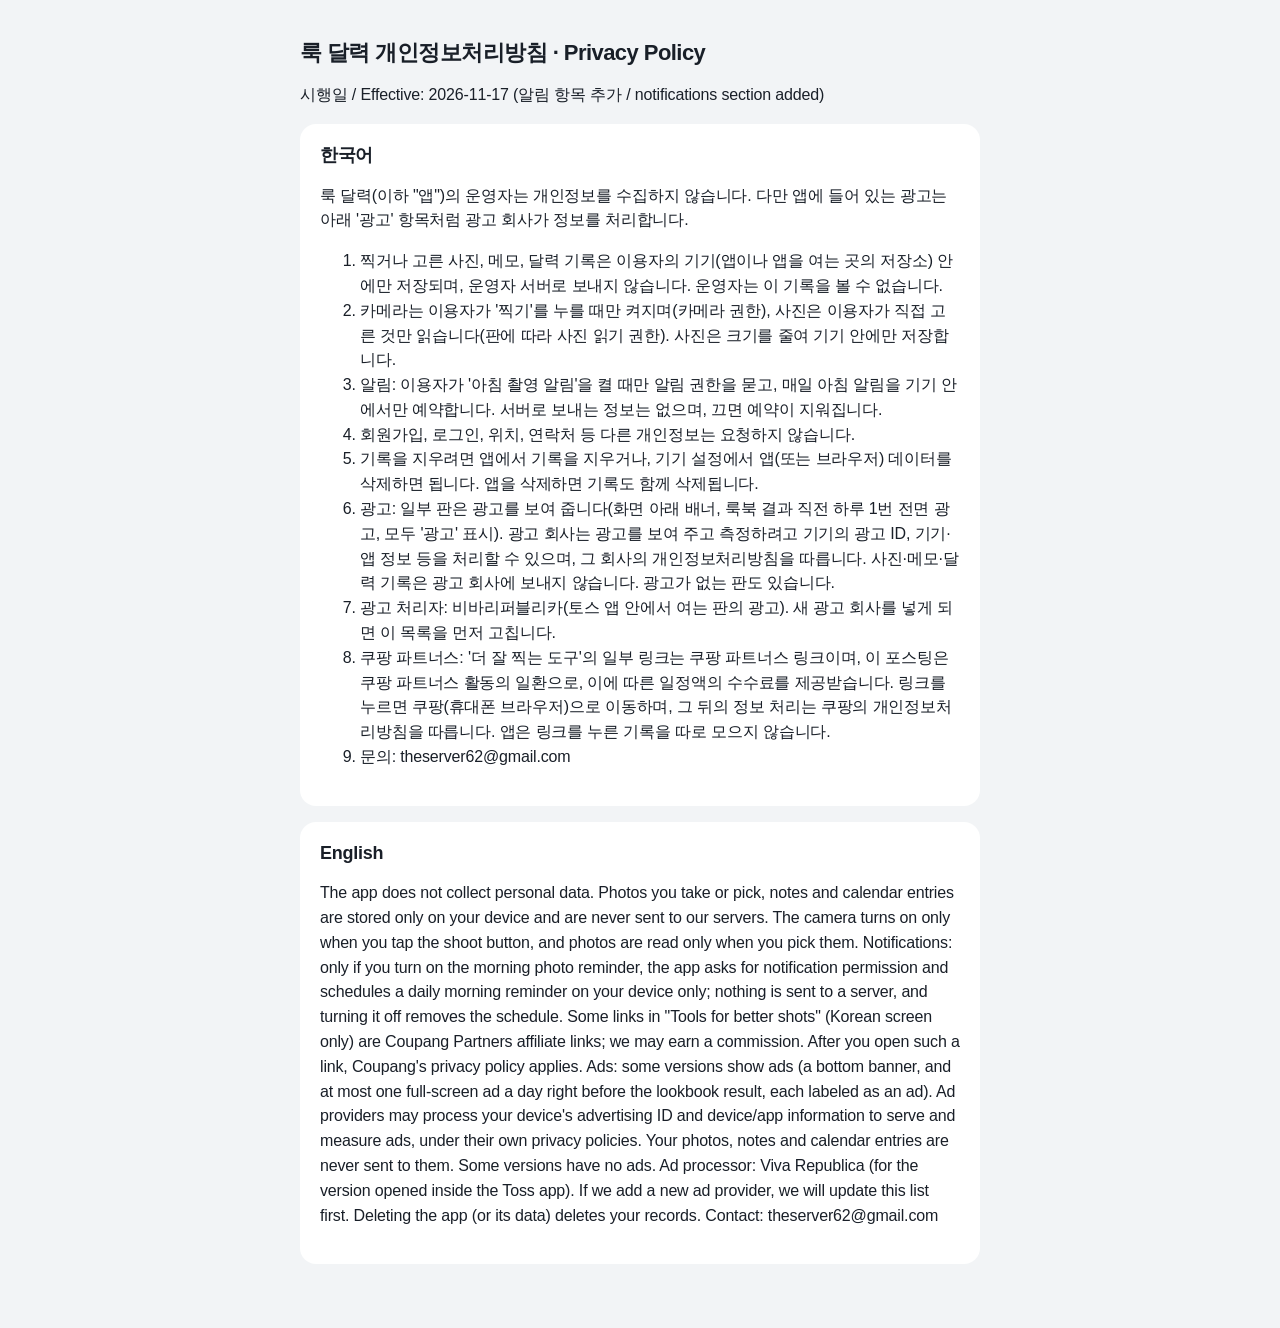
<file: look-calendar/privacy.html>
<!doctype html>
<html lang="ko">
<head>
<meta charset="utf-8">
<meta name="viewport" content="width=device-width, initial-scale=1">
<title>개인정보처리방침 · Privacy Policy</title>
<style>
  :root { color-scheme: light; }
  body { margin:0; background:#f2f4f6; color:#191f28; font:400 16px/1.55 -apple-system,BlinkMacSystemFont,"Apple SD Gothic Neo","Malgun Gothic","Yu Gothic UI",sans-serif; letter-spacing:-0.01em; }
  main { max-width:680px; margin:0 auto; padding:24px 16px 48px; }
  section { background:#fff; border-radius:16px; padding:20px; margin-bottom:16px; }
  h1 { font-size:22px; line-height:1.3; letter-spacing:-0.025em; } h2 { font-size:18px; line-height:1.3; letter-spacing:-0.015em; margin-top:0; }
</style>
</head>
<body>
<main>
  <h1>룩 달력 개인정보처리방침 · Privacy Policy</h1>
  <p>시행일 / Effective: 2026-11-17 (알림 항목 추가 / notifications section added)</p>

  <section lang="ko">
    <h2>한국어</h2>
    <p>룩 달력(이하 "앱")의 운영자는 개인정보를 수집하지 않습니다. 다만 앱에 들어 있는 광고는 아래 '광고' 항목처럼 광고 회사가 정보를 처리합니다.</p>
    <ol>
      <li>찍거나 고른 사진, 메모, 달력 기록은 이용자의 기기(앱이나 앱을 여는 곳의 저장소) 안에만 저장되며, 운영자 서버로 보내지 않습니다. 운영자는 이 기록을 볼 수 없습니다.</li>
      <li>카메라는 이용자가 '찍기'를 누를 때만 켜지며(카메라 권한), 사진은 이용자가 직접 고른 것만 읽습니다(판에 따라 사진 읽기 권한). 사진은 크기를 줄여 기기 안에만 저장합니다.</li>
      <li>알림: 이용자가 '아침 촬영 알림'을 켤 때만 알림 권한을 묻고, 매일 아침 알림을 기기 안에서만 예약합니다. 서버로 보내는 정보는 없으며, 끄면 예약이 지워집니다.</li>
      <li>회원가입, 로그인, 위치, 연락처 등 다른 개인정보는 요청하지 않습니다.</li>
      <li>기록을 지우려면 앱에서 기록을 지우거나, 기기 설정에서 앱(또는 브라우저) 데이터를 삭제하면 됩니다. 앱을 삭제하면 기록도 함께 삭제됩니다.</li>
      <li>광고: 일부 판은 광고를 보여 줍니다(화면 아래 배너, 룩북 결과 직전 하루 1번 전면 광고, 모두 '광고' 표시). 광고 회사는 광고를 보여 주고 측정하려고 기기의 광고 ID, 기기·앱 정보 등을 처리할 수 있으며, 그 회사의 개인정보처리방침을 따릅니다. 사진·메모·달력 기록은 광고 회사에 보내지 않습니다. 광고가 없는 판도 있습니다.</li>
      <li>광고 처리자: 비바리퍼블리카(토스 앱 안에서 여는 판의 광고). 새 광고 회사를 넣게 되면 이 목록을 먼저 고칩니다.</li>
      <li>쿠팡 파트너스: '더 잘 찍는 도구'의 일부 링크는 쿠팡 파트너스 링크이며, 이 포스팅은 쿠팡 파트너스 활동의 일환으로, 이에 따른 일정액의 수수료를 제공받습니다. 링크를 누르면 쿠팡(휴대폰 브라우저)으로 이동하며, 그 뒤의 정보 처리는 쿠팡의 개인정보처리방침을 따릅니다. 앱은 링크를 누른 기록을 따로 모으지 않습니다.</li>
      <li>문의: theserver62@gmail.com</li>
    </ol>
  </section>

  <section lang="en">
    <h2>English</h2>
    <p>The app does not collect personal data. Photos you take or pick, notes and calendar entries are stored only on your device and are never sent to our servers. The camera turns on only when you tap the shoot button, and photos are read only when you pick them. Notifications: only if you turn on the morning photo reminder, the app asks for notification permission and schedules a daily morning reminder on your device only; nothing is sent to a server, and turning it off removes the schedule. Some links in "Tools for better shots" (Korean screen only) are Coupang Partners affiliate links; we may earn a commission. After you open such a link, Coupang's privacy policy applies. Ads: some versions show ads (a bottom banner, and at most one full-screen ad a day right before the lookbook result, each labeled as an ad). Ad providers may process your device's advertising ID and device/app information to serve and measure ads, under their own privacy policies. Your photos, notes and calendar entries are never sent to them. Some versions have no ads. Ad processor: Viva Republica (for the version opened inside the Toss app). If we add a new ad provider, we will update this list first. Deleting the app (or its data) deletes your records. Contact: theserver62@gmail.com</p>
  </section>
</main>
</body>
</html>
</file>
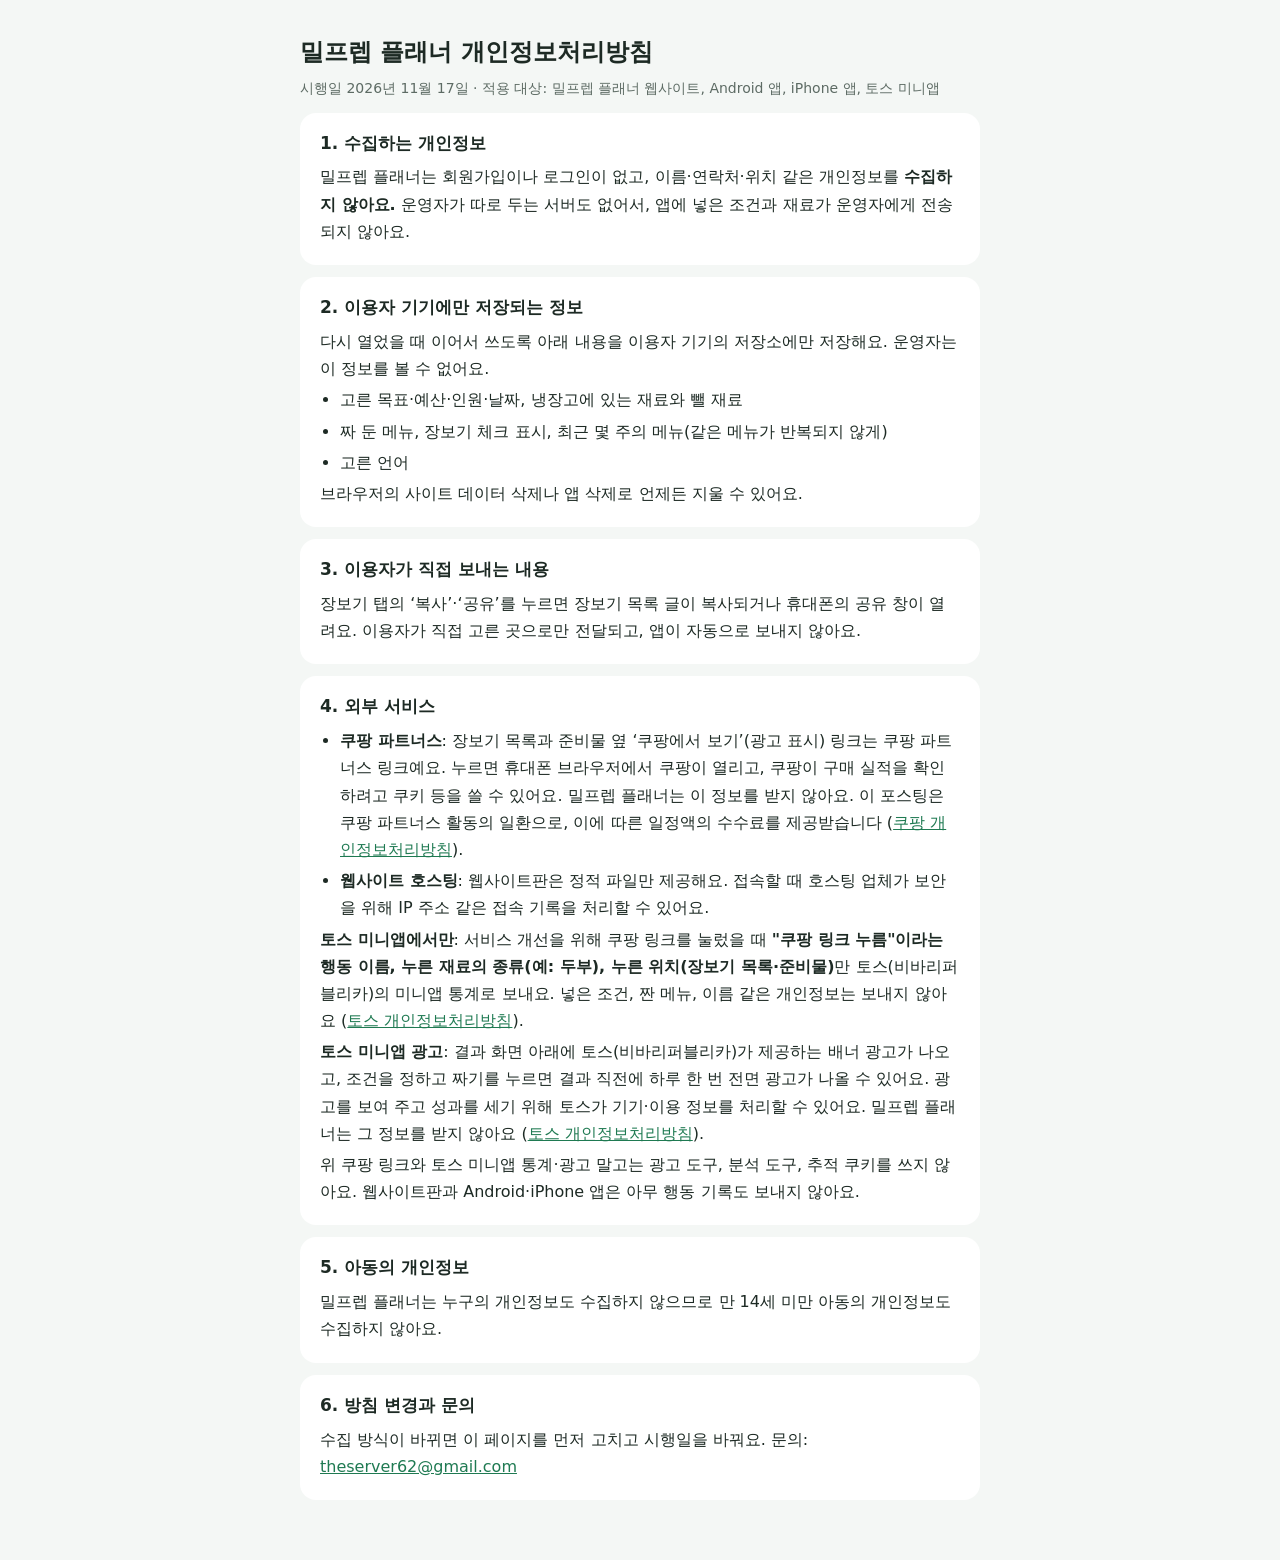
<file: mealprep/privacy.html>
<!doctype html>
<html lang="ko">
<head>
<meta charset="utf-8">
<meta name="viewport" content="width=device-width,initial-scale=1">
<title>밀프렙 플래너 개인정보처리방침</title>
<style>
:root{--bg:#f4f7f5;--surface:#fff;--ink:#1d2a24;--muted:#5d6b64;--accent:#1f7a52}
@media (prefers-color-scheme: dark){:root{--bg:#111714;--surface:#1b2420;--ink:#e6efe9;--muted:#9aaba2;--accent:#4cc493}}
body{margin:0;background:var(--bg);color:var(--ink);font:16px/1.7 system-ui,-apple-system,"Apple SD Gothic Neo","Malgun Gothic",sans-serif}
main{max-width:680px;margin:0 auto;padding:24px 16px 48px}
section{background:var(--surface);border-radius:16px;padding:16px 20px;margin:12px 0}
h1{font-size:24px;margin:8px 0 4px}h2{font-size:17px;margin:0 0 6px}
p,li{margin:4px 0}ul{padding-left:20px;margin:4px 0}.muted{color:var(--muted);font-size:14px}a{color:var(--accent)}
</style>
</head>
<body>
<main>
<h1>밀프렙 플래너 개인정보처리방침</h1>
<p class="muted">시행일 2026년 11월 17일 · 적용 대상: 밀프렙 플래너 웹사이트, Android 앱, iPhone 앱, 토스 미니앱</p>

<section>
<h2>1. 수집하는 개인정보</h2>
<p>밀프렙 플래너는 회원가입이나 로그인이 없고, 이름·연락처·위치 같은 개인정보를 <b>수집하지 않아요.</b> 운영자가 따로 두는 서버도 없어서, 앱에 넣은 조건과 재료가 운영자에게 전송되지 않아요.</p>
</section>

<section>
<h2>2. 이용자 기기에만 저장되는 정보</h2>
<p>다시 열었을 때 이어서 쓰도록 아래 내용을 이용자 기기의 저장소에만 저장해요. 운영자는 이 정보를 볼 수 없어요.</p>
<ul>
<li>고른 목표·예산·인원·날짜, 냉장고에 있는 재료와 뺄 재료</li>
<li>짜 둔 메뉴, 장보기 체크 표시, 최근 몇 주의 메뉴(같은 메뉴가 반복되지 않게)</li>
<li>고른 언어</li>
</ul>
<p>브라우저의 사이트 데이터 삭제나 앱 삭제로 언제든 지울 수 있어요.</p>
</section>

<section>
<h2>3. 이용자가 직접 보내는 내용</h2>
<p>장보기 탭의 ‘복사’·‘공유’를 누르면 장보기 목록 글이 복사되거나 휴대폰의 공유 창이 열려요. 이용자가 직접 고른 곳으로만 전달되고, 앱이 자동으로 보내지 않아요.</p>
</section>

<section>
<h2>4. 외부 서비스</h2>
<ul>
<li><b>쿠팡 파트너스</b>: 장보기 목록과 준비물 옆 ‘쿠팡에서 보기’(광고 표시) 링크는 쿠팡 파트너스 링크예요. 누르면 휴대폰 브라우저에서 쿠팡이 열리고, 쿠팡이 구매 실적을 확인하려고 쿠키 등을 쓸 수 있어요. 밀프렙 플래너는 이 정보를 받지 않아요. 이 포스팅은 쿠팡 파트너스 활동의 일환으로, 이에 따른 일정액의 수수료를 제공받습니다 (<a href="https://privacy.coupang.com/ko/center/coupang/" target="_blank" rel="noopener">쿠팡 개인정보처리방침</a>).</li>
<li><b>웹사이트 호스팅</b>: 웹사이트판은 정적 파일만 제공해요. 접속할 때 호스팅 업체가 보안을 위해 IP 주소 같은 접속 기록을 처리할 수 있어요.</li>
</ul>
<p><b>토스 미니앱에서만</b>: 서비스 개선을 위해 쿠팡 링크를 눌렀을 때 <b>"쿠팡 링크 누름"이라는 행동 이름, 누른 재료의 종류(예: 두부), 누른 위치(장보기 목록·준비물)</b>만 토스(비바리퍼블리카)의 미니앱 통계로 보내요. 넣은 조건, 짠 메뉴, 이름 같은 개인정보는 보내지 않아요 (<a href="https://toss.im/privacy-policy" target="_blank" rel="noopener">토스 개인정보처리방침</a>).</p>
<p><b>토스 미니앱 광고</b>: 결과 화면 아래에 토스(비바리퍼블리카)가 제공하는 배너 광고가 나오고, 조건을 정하고 짜기를 누르면 결과 직전에 하루 한 번 전면 광고가 나올 수 있어요. 광고를 보여 주고 성과를 세기 위해 토스가 기기·이용 정보를 처리할 수 있어요. 밀프렙 플래너는 그 정보를 받지 않아요 (<a href="https://toss.im/privacy-policy" target="_blank" rel="noopener">토스 개인정보처리방침</a>).</p>
<p>위 쿠팡 링크와 토스 미니앱 통계·광고 말고는 광고 도구, 분석 도구, 추적 쿠키를 쓰지 않아요. 웹사이트판과 Android·iPhone 앱은 아무 행동 기록도 보내지 않아요.</p>
</section>

<section>
<h2>5. 아동의 개인정보</h2>
<p>밀프렙 플래너는 누구의 개인정보도 수집하지 않으므로 만 14세 미만 아동의 개인정보도 수집하지 않아요.</p>
</section>

<section>
<h2>6. 방침 변경과 문의</h2>
<p>수집 방식이 바뀌면 이 페이지를 먼저 고치고 시행일을 바꿔요. 문의: <a href="mailto:theserver62@gmail.com">theserver62@gmail.com</a></p>
</section>

</main>
</body>
</html>
</file>
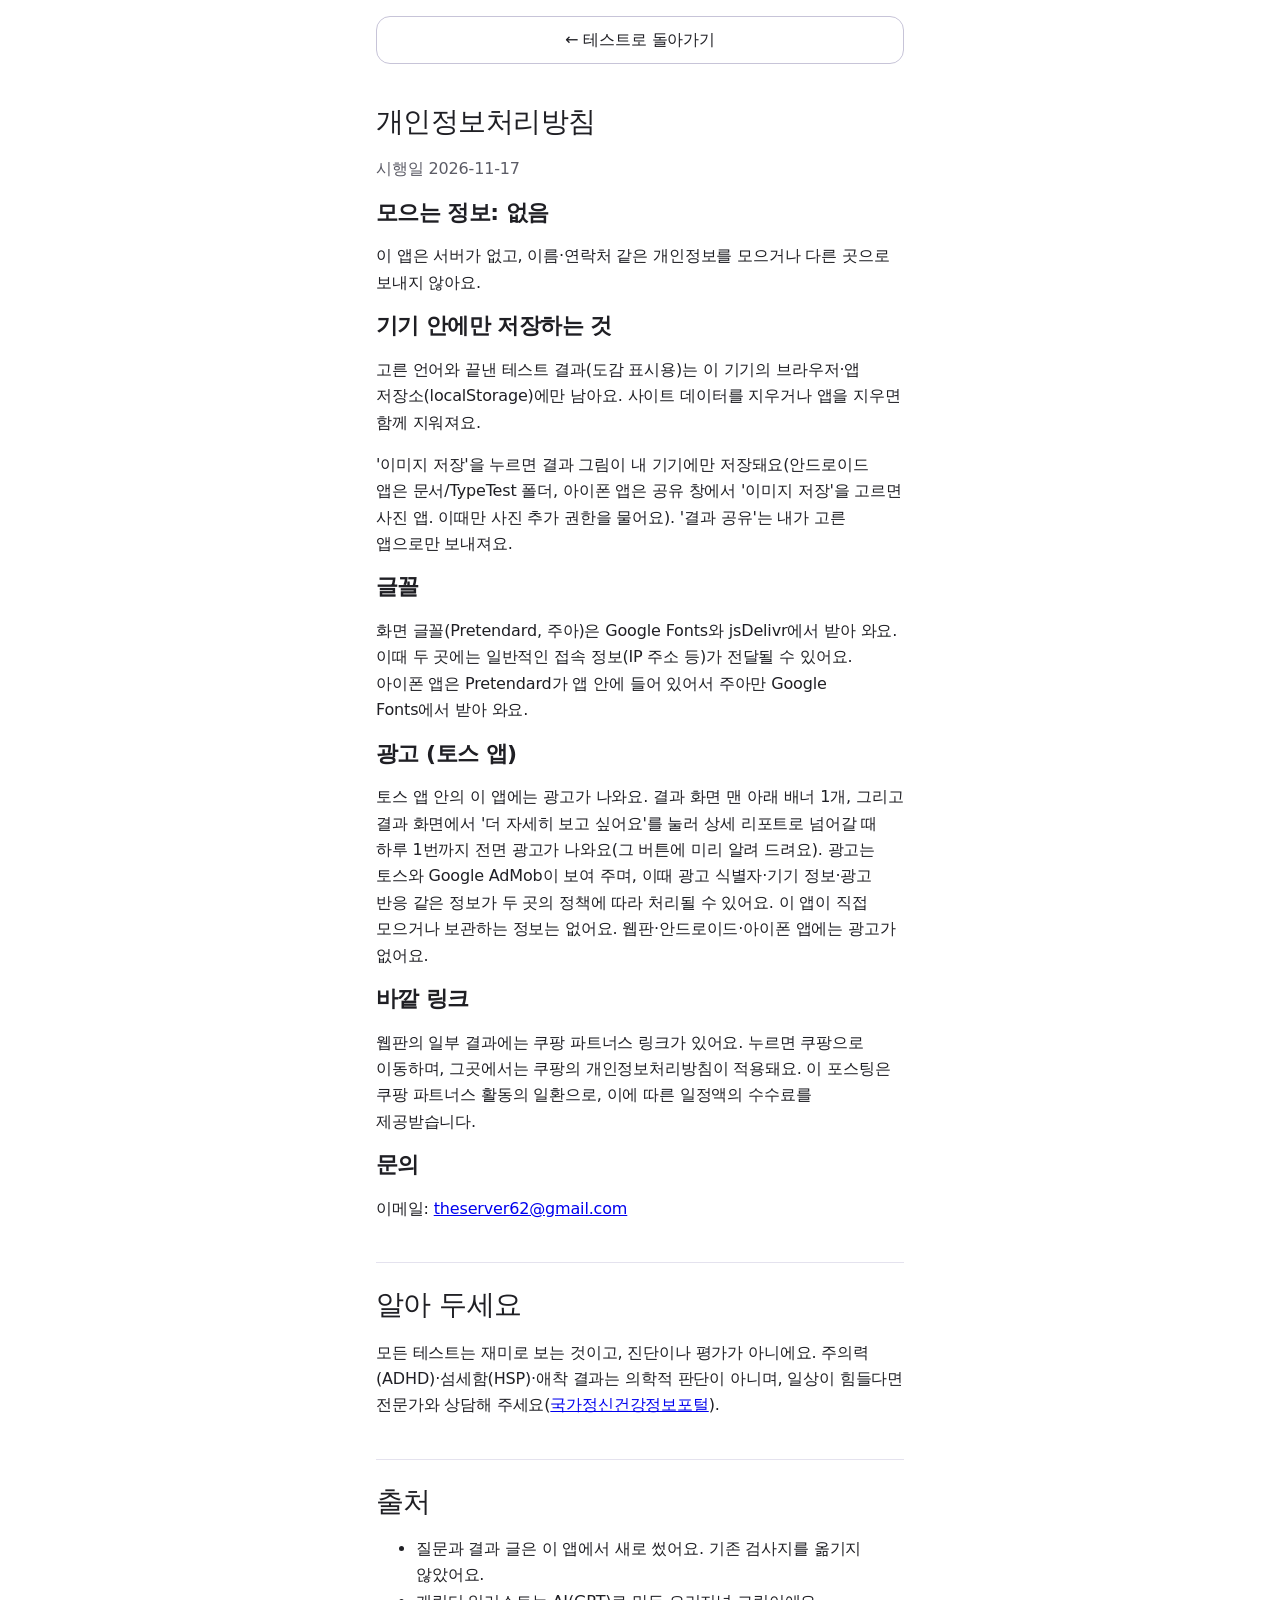
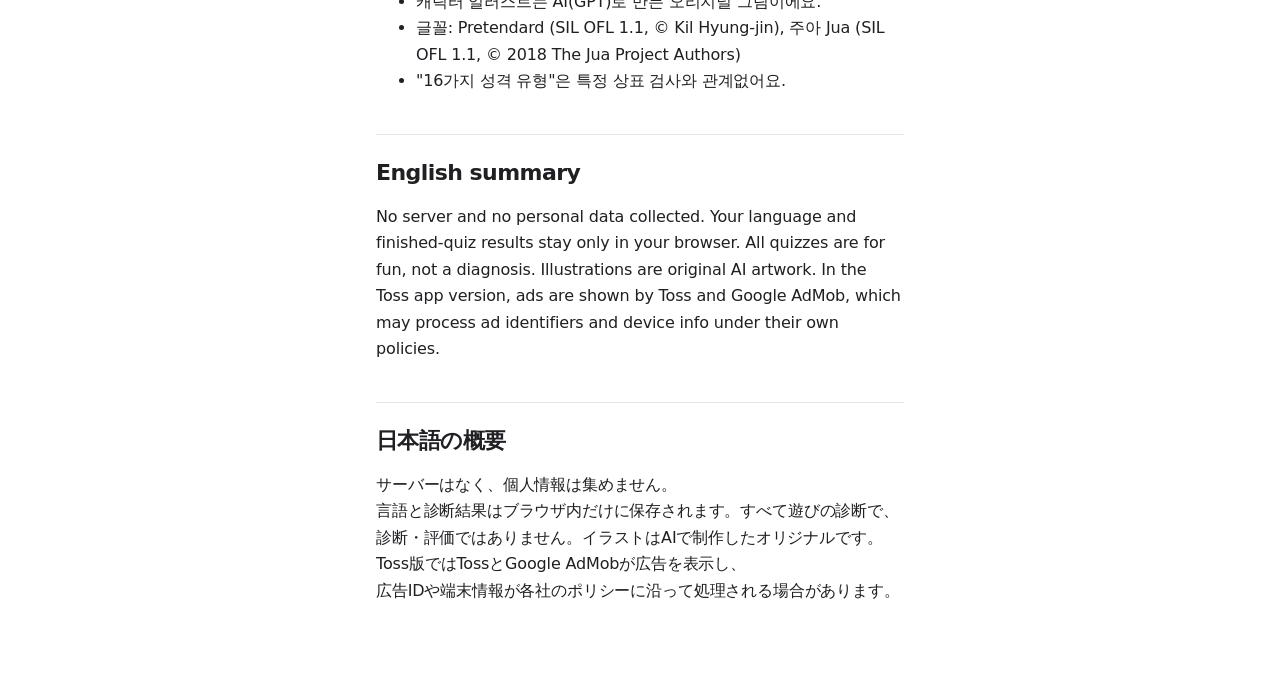
<file: typetest/privacy.html>
<!doctype html>
<html lang="ko">
<head>
<meta charset="utf-8">
<meta name="viewport" content="width=device-width, initial-scale=1">
<title>개인정보처리방침·출처</title>
<link rel="stylesheet" href="style.css">
</head>
<body>
<main>
<p><a class="btn" href="index.html">← 테스트로 돌아가기</a></p>
<div class="card">
<h1>개인정보처리방침</h1>
<p class="sub">시행일 2026-11-17</p>
<h2>모으는 정보: 없음</h2>
<p>이 앱은 서버가 없고, 이름·연락처 같은 개인정보를 모으거나 다른 곳으로 보내지 않아요.</p>
<h2>기기 안에만 저장하는 것</h2>
<p>고른 언어와 끝낸 테스트 결과(도감 표시용)는 이 기기의 브라우저·앱 저장소(localStorage)에만 남아요. 사이트 데이터를 지우거나 앱을 지우면 함께 지워져요.</p>
<p>'이미지 저장'을 누르면 결과 그림이 내 기기에만 저장돼요(안드로이드 앱은 문서/TypeTest 폴더, 아이폰 앱은 공유 창에서 '이미지 저장'을 고르면 사진 앱. 이때만 사진 추가 권한을 물어요). '결과 공유'는 내가 고른 앱으로만 보내져요.</p>
<h2>글꼴</h2>
<p>화면 글꼴(Pretendard, 주아)은 Google Fonts와 jsDelivr에서 받아 와요. 이때 두 곳에는 일반적인 접속 정보(IP 주소 등)가 전달될 수 있어요. 아이폰 앱은 Pretendard가 앱 안에 들어 있어서 주아만 Google Fonts에서 받아 와요.</p>
<h2>광고 (토스 앱)</h2>
<p>토스 앱 안의 이 앱에는 광고가 나와요. 결과 화면 맨 아래 배너 1개, 그리고 결과 화면에서 '더 자세히 보고 싶어요'를 눌러 상세 리포트로 넘어갈 때 하루 1번까지 전면 광고가 나와요(그 버튼에 미리 알려 드려요). 광고는 토스와 Google AdMob이 보여 주며, 이때 광고 식별자·기기 정보·광고 반응 같은 정보가 두 곳의 정책에 따라 처리될 수 있어요. 이 앱이 직접 모으거나 보관하는 정보는 없어요. 웹판·안드로이드·아이폰 앱에는 광고가 없어요.</p>
<h2>바깥 링크</h2>
<p>웹판의 일부 결과에는 쿠팡 파트너스 링크가 있어요. 누르면 쿠팡으로 이동하며, 그곳에서는 쿠팡의 개인정보처리방침이 적용돼요. 이 포스팅은 쿠팡 파트너스 활동의 일환으로, 이에 따른 일정액의 수수료를 제공받습니다.</p>
<h2>문의</h2>
<p>이메일: <a href="mailto:theserver62@gmail.com">theserver62@gmail.com</a></p>
</div>
<div class="card">
<h1>알아 두세요</h1>
<p>모든 테스트는 재미로 보는 것이고, 진단이나 평가가 아니에요. 주의력(ADHD)·섬세함(HSP)·애착 결과는 의학적 판단이 아니며, 일상이 힘들다면 전문가와 상담해 주세요(<a href="https://www.mentalhealth.go.kr" target="_blank" rel="noopener">국가정신건강정보포털</a>).</p>
</div>
<div class="card">
<h1>출처</h1>
<ul>
<li>질문과 결과 글은 이 앱에서 새로 썼어요. 기존 검사지를 옮기지 않았어요.</li>
<li>캐릭터 일러스트는 AI(GPT)로 만든 오리지널 그림이에요.</li>
<li>글꼴: Pretendard (SIL OFL 1.1, © Kil Hyung-jin), 주아 Jua (SIL OFL 1.1, © 2018 The Jua Project Authors)</li>
<li>"16가지 성격 유형"은 특정 상표 검사와 관계없어요.</li>
</ul>
</div>
<div class="card" lang="en">
<h2>English summary</h2>
<p>No server and no personal data collected. Your language and finished-quiz results stay only in your browser. All quizzes are for fun, not a diagnosis. Illustrations are original AI artwork. In the Toss app version, ads are shown by Toss and Google AdMob, which may process ad identifiers and device info under their own policies.</p>
</div>
<div class="card" lang="ja">
<h2>日本語の概要</h2>
<p>サーバーはなく、個人情報は集めません。言語と診断結果はブラウザ内だけに保存されます。すべて遊びの診断で、診断・評価ではありません。イラストはAIで制作したオリジナルです。Toss版ではTossとGoogle AdMobが広告を表示し、広告IDや端末情報が各社のポリシーに沿って処理される場合があります。</p>
</div>
</main>
</body>
</html>
</file>
<file: mealprep/style.css>
/* 글자 규칙(계획/앱-점검-기준.md 2-1): 크기 14·16·18·22·28(조작·핵심 글자는 16 이상, 14는 보조 정보), 굵기 400·700, 줄간격·자간은 아래 변수만 쓴다.
   여백 4의 배수, 모서리 12 하나. 본문은 시스템 글꼴, 로고·큰 제목·결과 칭찬만 브랜드 글꼴 Jua(SIL OFL, make_font.py 로 쓰는 글자만 남김). */
@font-face { font-family: "Jua"; src: url("fonts/jua-sub.woff2") format("woff2"); font-display: swap; }
:root {
  --font: -apple-system, BlinkMacSystemFont, "Apple SD Gothic Neo", "Malgun Gothic", system-ui, sans-serif;
  --font-brand: "Jua", var(--font);
  --fs-sub: 14px; --fs-body: 16px; --fs-h3: 18px; --fs-h2: 22px; --fs-h1: 28px;
  --fw-regular: 400; --fw-bold: 700;
  --lh-body: 1.55; --lh-title: 1.3; --lh-tight: 1.2;
  --ls-body: -0.01em; --ls-h3: -0.015em; --ls-title: -0.025em;
  --bg: #f4f7f5; --card: #fff; --text: #1d2a24; --muted: #5d6b64; --line: #e2e8e4; --ctl: #84948c;
  --accent: #1f7a52; --on-accent: #fff; --accent-soft: #e3f4ec; --warn: #c2410c; --warn-soft: #fff1e8;
  --r: 12px; --tap: 48px;
  /* Capacitor 8 은 낮은 WebView 에서 --safe-area-inset-* 를 넣어 준다. 토스·브라우저에선 0 */
  --safe-top: var(--safe-area-inset-top, env(safe-area-inset-top, 0px)); --safe-bottom: var(--safe-area-inset-bottom, env(safe-area-inset-bottom, 0px));
}
@media (prefers-color-scheme: dark) {
  :root { --bg: #111714; --card: #1b2420; --text: #e6efe9; --muted: #9aaba2; --line: #2b3832; --ctl: #6b7d74;
    --accent: #4cc493; --on-accent: #0b1a13; --accent-soft: #1f3a2e; --warn: #fb923c; --warn-soft: #3a2518; }
}
* { box-sizing: border-box; }
[hidden] { display: none !important; }
h1, h2, p, li, span { word-break: keep-all; overflow-wrap: anywhere; }
h1 { text-wrap: balance; }
body { margin: 0; background: var(--bg); color: var(--text);
  font-family: var(--font); font-size: var(--fs-body); font-weight: var(--fw-regular); line-height: var(--lh-body); letter-spacing: var(--ls-body); }
header, main { max-width: 640px; margin: 0 auto; padding: 0 16px; }
header { display: flex; justify-content: space-between; align-items: center; padding-top: calc(12px + var(--safe-top)); }
.brand { font-family: var(--font-brand); font-weight: var(--fw-regular); font-size: var(--fs-h3); letter-spacing: 0; color: var(--accent); }
h1 { font-family: var(--font-brand); font-size: var(--fs-h1); font-weight: var(--fw-regular); line-height: var(--lh-title); letter-spacing: var(--ls-title); margin: 0; }
h2 { font-size: var(--fs-h3); font-weight: var(--fw-bold); line-height: var(--lh-title); letter-spacing: var(--ls-h3); margin: 0 0 12px; }
b { font-weight: var(--fw-bold); }
.hero { padding: 24px 0 16px; }
.hero p { color: var(--muted); margin: 8px 0 0; }
.card { background: var(--card); border: 1px solid var(--line); border-radius: var(--r); padding: 16px; margin-bottom: 16px; }
fieldset { border: 0; padding: 0; margin: 0 0 16px; }
legend, .label { font-weight: var(--fw-bold); font-size: var(--fs-body); line-height: var(--lh-tight); color: var(--muted); display: block; margin-bottom: 8px; }
.label b { color: var(--accent); font-size: var(--fs-h3); letter-spacing: var(--ls-h3); margin-left: 4px; font-variant-numeric: tabular-nums; }
.chips { display: flex; flex-wrap: wrap; gap: 8px; }
.chips input { position: absolute; opacity: 0; pointer-events: none; }
.chips span { line-height: var(--lh-tight); display: inline-flex; align-items: center; min-height: var(--tap); padding: 0 16px; border: 1px solid var(--line); border-radius: var(--r); cursor: pointer; }
.chips.small span { padding: 0 12px; }
.chips input:checked + span { background: var(--accent-soft); border-color: var(--accent); box-shadow: inset 0 0 0 1px var(--accent); color: var(--accent); font-weight: var(--fw-bold); }
.chips.small input:checked + span { background: var(--warn); border-color: var(--warn); color: #fff; }
.chips input:focus-visible + span { outline: 2px solid var(--accent); outline-offset: 2px; }
.budget { display: block; margin-bottom: 8px; }
input[type=range] { width: 100%; height: var(--tap); accent-color: var(--accent); margin: 0; }
select { width: 100%; font: inherit; font-size: var(--fs-body); min-height: var(--tap); padding: 0 8px; border: 1px solid var(--ctl); border-radius: var(--r); background: var(--card); color: var(--text); }
#lang { width: auto; }
.hint { font-weight: var(--fw-regular); font-size: var(--fs-sub); }
.ingr { margin: 8px 0 16px; }
.addrow { display: flex; gap: 8px; margin-bottom: 8px; }
.addrow input { flex: 1; min-width: 0; min-height: var(--tap); font: inherit; font-size: var(--fs-body); padding: 0 12px; border: 1px solid var(--ctl); border-radius: var(--r); background: var(--card); color: var(--text); }
.addrow button { flex: none; }
.pk { padding: 0 12px; color: var(--muted); border-style: dashed; }
.pk.on { color: var(--accent); background: var(--accent-soft); border: 1px solid var(--accent); font-weight: var(--fw-bold); }
#banChips .pk.on { color: var(--warn); background: var(--warn-soft); border-color: var(--warn); }
.recipe { margin-top: 8px; border-top: 1px dashed var(--line); }
.recipe > summary { color: var(--accent); font-weight: var(--fw-bold); }
.recipe > summary::after { content: " ▾"; }
.recipe[open] > summary::after { content: " ▴"; }
.recipe .label { margin: 8px 0 4px; }
.ingl { list-style: none; padding: 0; margin: 0 0 8px; }
.ingl li { display: flex; justify-content: space-between; gap: 8px; padding: 4px 0; border-bottom: 1px solid var(--line); }
.ingl .q { white-space: nowrap; font-variant-numeric: tabular-nums; }
.rsteps { margin: 0; padding-left: 24px; }
.rsteps li { margin: 4px 0; }
.acts { display: flex; gap: 8px; margin-top: 8px; }
.acts button { flex: 1; padding: 0 8px; }
button:disabled { opacity: .5; cursor: default; }
button:active:not(:disabled), .chips span:active, .buy:active { opacity: .72; }
details > summary { cursor: pointer; min-height: var(--tap); display: flex; align-items: center; color: var(--muted); font-size: var(--fs-sub); }
#moreSum, .recipe > summary { font-size: var(--fs-body); }
#more { margin-bottom: 16px; border-top: 1px solid var(--line); }
#more .row { display: grid; grid-template-columns: repeat(3, 1fr); gap: 8px; margin: 8px 0 16px; }
button { font: inherit; line-height: var(--lh-tight); min-height: var(--tap); padding: 0 16px; border-radius: var(--r); border: 1px solid var(--line); background: var(--card); color: var(--text); cursor: pointer; }
/* 고정 버튼 뒤로 글자가 비치지 않게 카드색 띠를 두른다 */
#form > button.primary { position: sticky; bottom: calc(16px + var(--safe-bottom)); z-index: 2; box-shadow: 0 0 0 16px var(--card); }
button.primary { width: 100%; min-height: 52px; background: var(--accent); border-color: var(--accent); color: var(--on-accent); font-weight: var(--fw-bold); }
.planbar { display: flex; align-items: center; justify-content: space-between; gap: 8px; padding: 8px 8px 8px 16px; margin-top: 16px; font-size: var(--fs-sub); font-weight: var(--fw-bold); }
.planbar button { flex: none; font-size: var(--fs-body); }
.summary { text-align: center; }
.summary .mascot { display: block; width: 64px; height: 64px; margin: 0 auto 4px; }
.summary:not(.over) .mascot { animation: hop .6s ease-out 1; }
@keyframes hop { 40% { transform: translateY(-8px); } }
.summary .praise { font-family: var(--font-brand); font-size: var(--fs-h2); font-weight: var(--fw-regular); line-height: var(--lh-title); letter-spacing: var(--ls-h3); margin: 0; }
.summary .big { font-size: var(--fs-h1); font-weight: var(--fw-bold); line-height: var(--lh-title); letter-spacing: var(--ls-title); font-variant-numeric: tabular-nums; color: var(--accent); margin: 4px 0; }
.summary.over .big { color: var(--warn); }
.summary .of { display: block; white-space: nowrap; font-size: var(--fs-sub); font-weight: var(--fw-regular); color: var(--muted); letter-spacing: var(--ls-body); }
.budgetbar { display: block; margin: 8px auto 4px; max-width: 280px; }
.summary.over .budgetbar i { background: var(--warn); }
.summary .warn { color: var(--warn); font-weight: var(--fw-bold); }
.summary .meta { margin: 0; text-wrap: balance; }
.meta, .amt, .note { color: var(--muted); font-size: var(--fs-sub); }
.tabs { display: grid; grid-template-columns: repeat(3, 1fr); gap: 4px; background: var(--line); padding: 4px; border-radius: var(--r); margin-bottom: 16px; position: sticky; top: var(--safe-top); z-index: 1; }
.tabs button { border: 0; background: transparent; padding: 0 4px; }
.tabs button[aria-selected=true] { background: var(--card); font-weight: var(--fw-bold); color: var(--accent); }
.menu, .shop, .steps { list-style: none; padding: 0; margin: 0; }
.menu > li { padding: 12px 0; border-top: 1px solid var(--line); }
.menu > li:first-child { border-top: 0; padding-top: 0; }
.menu .mname { display: block; }
.menu .cost { color: var(--text); }
#again { width: 100%; margin-top: 16px; }
#panel-shop .acts { margin-top: 16px; }
.tag { display: inline-block; font-size: var(--fs-sub); line-height: 1.5; padding: 0 8px; border-radius: var(--r); background: var(--warn-soft); color: var(--warn); margin: 4px 4px 0 0; }
.tag.est { background: var(--accent-soft); color: var(--accent); }
.progress { display: flex; align-items: center; gap: 12px; font-weight: var(--fw-bold); font-variant-numeric: tabular-nums; margin-bottom: 8px; }
.bar { flex: 1; height: 8px; background: var(--line); border-radius: var(--r); overflow: hidden; }
.bar i { display: block; height: 100%; width: 0; background: var(--accent); transition: width .3s; }
.check { display: flex; align-items: center; gap: 12px; color: var(--muted); min-height: var(--tap); }
.check input { width: 24px; height: 24px; margin: 0; flex: none; accent-color: var(--accent); }
.shop li { display: flex; flex-wrap: wrap; gap: 0 8px; align-items: flex-start; padding: 8px 0; border-top: 1px solid var(--line); }
.shop .buyrow { flex-basis: 100%; padding-left: 36px; }
.shop .hit { flex: 1; display: flex; gap: 12px; align-items: flex-start; min-height: var(--tap); cursor: pointer; }
.shop .hit input { width: 24px; height: 24px; margin: 2px 0 0; flex: none; accent-color: var(--accent); }
.shop .name { font-weight: var(--fw-bold); }
.shop li.done .name { text-decoration: line-through; color: var(--muted); }
.shop li.done input { animation: pop .25s; }
@keyframes pop { 50% { transform: scale(1.3); } }
.shop li.group { display: block; font-size: var(--fs-sub); font-weight: var(--fw-bold); color: var(--muted); border-top: 0; padding-top: 16px; }
.shop .right { text-align: right; white-space: nowrap; font-variant-numeric: tabular-nums; }
.buy { display: inline-flex; align-items: center; min-height: var(--tap); color: var(--accent); font-weight: var(--fw-bold); }
.buy + .tag { margin-left: 8px; }
#gearCard { margin-top: 24px; }
#affiliate { margin: 0 0 12px; padding: 8px 12px; border-radius: var(--r); background: var(--bg); }
.verdict { margin: 8px 0; padding: 8px 12px; border-radius: var(--r); background: var(--accent-soft); color: var(--accent); font-weight: var(--fw-bold); }
.steps > li { margin-bottom: 24px; }
.steps .num { display: inline-flex; align-items: center; justify-content: center; width: 28px; height: 28px; margin-right: 8px; border-radius: 50%; background: var(--accent); color: var(--on-accent); font-size: var(--fs-sub); }
.steps > li > b { display: block; margin-bottom: 4px; font-size: var(--fs-h3); line-height: var(--lh-title); letter-spacing: var(--ls-h3); }
.steps ul { margin: 0; padding-left: 36px; }
.steps ul li { margin: 4px 0; }
.steps .who { color: var(--accent); font-weight: var(--fw-bold); font-size: var(--fs-sub); display: block; }
.ad { border: 1px dashed var(--line); border-radius: var(--r); padding: 24px; text-align: center; color: var(--muted); margin-bottom: 16px; }
.ad[data-ad="1"] { border: 0; padding: 0; }
footer { padding: 8px 0 calc(32px + var(--safe-bottom)); }
footer a { display: inline-flex; align-items: center; min-height: var(--tap); color: var(--accent); }
footer .note { margin: 4px 0; }
@media (max-width: 359px) { #more .row { grid-template-columns: 1fr 1fr; } h1 { font-size: var(--fs-h2); } .tabs button { font-size: var(--fs-sub); } }
@media (prefers-reduced-motion: reduce) { .summary .mascot, .shop li.done input { animation: none !important; } .bar i { transition: none; } }
</file>
<file: aeong-saju/style.css>
@font-face { font-family: "Yeon Sung"; src: url("fonts/yeonsung.woff2") format("woff2"); font-display: swap; } /* 연성체 SIL OFL 1.1, fonts/OFL.txt */
:root {
  /* 글자 단계(계획/앱-점검-기준.md 2-1): 12/14/16/18/22/28 + 강조 32 한 곳 */
  --fs-cap: 14px; --fs-sub: 14px; --fs-body: 16px; --fs-h3: 18px; --fs-h2: 22px; --fs-h1: 28px; --fs-hero: 32px;
  --body: "Pretendard Variable", Pretendard, -apple-system, "Apple SD Gothic Neo", "Malgun Gothic", sans-serif;
  --brand: "Yeon Sung", var(--body);
  --bg: #f6f1e7; --card: #fffdf8; --ink: #24304a; --muted: #665d52; /* 따뜻한 먹 회색: 본문(푸른 먹)과 구분, 대비 5.7 이상 */ --line: #e4dccb;
  --accent: #a93727; --accent-soft: #f5e1d9; --gold: #8a6420;
  --el-목: #2f6e55; --el-화: #b0472f; --el-토: #8a6a1f; --el-금: #6b7180; --el-수: #2f3f66; /* 흰 글자 대비 4.5 이상 */
  --r: 16px; --r-s: 12px;
}
* { box-sizing: border-box; }
[hidden] { display: none !important; }
html { -webkit-text-size-adjust: 100%; }
body {
  margin: 0; background: var(--bg); color: var(--ink);
  font: 400 var(--fs-body)/1.55 var(--body); letter-spacing: -0.01em;
  font-variant-numeric: tabular-nums;
}
main { max-width: 480px; margin: 0 auto; padding: 24px 16px calc(32px + env(safe-area-inset-bottom)); min-height: 100vh; }
h1, h2, h3, p { margin: 0; }
button { font: inherit; color: inherit; letter-spacing: inherit; }
.brand { font: 400 var(--fs-h2)/1.3 var(--brand); letter-spacing: -0.02em; color: var(--accent); }
.cap { font-size: var(--fs-cap); line-height: 1.5; color: var(--muted); }
.sub { font-size: var(--fs-body); line-height: 1.5; color: var(--muted); }
.h1 { font: 700 var(--fs-h1)/1.3 var(--body); letter-spacing: -0.025em; }
.h2 { font: 700 var(--fs-h2)/1.3 var(--body); letter-spacing: -0.02em; }
.h3 { font: 700 var(--fs-h3)/1.35 var(--body); letter-spacing: -0.015em; }
.stack > * + * { margin-top: 16px; }
.screen { animation: rise .35s ease both; }
@keyframes rise { from { opacity: 0; transform: translateY(8px); } }

/* 홈: 고민 카드 */
.home-top { display: flex; justify-content: space-between; align-items: baseline; margin-bottom: 24px; }
.worries { display: grid; gap: 12px; }
.worry {
  display: flex; align-items: center; gap: 12px; width: 100%; min-height: 64px; padding: 12px 16px;
  background: var(--card); border: 1px solid var(--line); border-radius: var(--r); text-align: left; cursor: pointer;
  transition: transform .15s, border-color .15s;
}
.worry:active { transform: scale(.98); }
.worry:hover, .worry:focus-visible { border-color: var(--accent); outline: none; }
.worry img { width: 48px; height: 48px; border-radius: 50%; flex: none; }
.worry b { display: block; font: 600 var(--fs-body)/1.35 var(--body); letter-spacing: -0.015em; }
.worry span { font-size: var(--fs-sub); color: var(--muted); line-height: 1.4; }
.counselor { margin-top: 32px; }
/* 상담가 한 명 = 카드 하나, 질문은 구분선 있는 줄 */
.counselor .worries { margin-top: 16px; gap: 0; background: var(--card); border: 1px solid var(--line); border-radius: var(--r); overflow: hidden; }
.counselor .worry { border: 0; border-radius: 0; background: none; }
.counselor .worry + .worry { border-top: 1px solid var(--line); }
.counselor .worry:hover, .counselor .worry:focus-visible { background: var(--bg); }
.c-head { display: flex; gap: 12px; align-items: center; }
.c-head img { width: 56px; height: 56px; border-radius: 50%; flex: none; }
.c-name { font-weight: 700; font-size: var(--fs-h3); line-height: 1.35; }
.c-name .cap { font-weight: 400; }
.c-hello { font: 400 var(--fs-body)/1.4 var(--brand); color: var(--ink); margin-top: 4px; }
.worry div { flex: 1; }
.worry .form { flex: none; min-width: 64px; text-align: right; font-style: normal; font-size: var(--fs-cap); color: var(--muted); }
.talk { display: flex; gap: 12px; align-items: flex-start; }
.talk img { width: 40px; height: 40px; border-radius: 50%; flex: none; }
.talk p { word-break: keep-all; }
.why, .years .why { margin-top: 8px; font-size: var(--fs-cap); color: #73695d; line-height: 1.5; } /* 근거 줄: 한 단계 더 조용하게(대비 4.7 이상) */
.nextq { display: flex; gap: 12px; width: 100%; text-align: left; padding: 16px; border: 1px solid var(--line); border-radius: var(--r); background: var(--card); cursor: pointer; }
.nextq img { width: 48px; height: 48px; border-radius: 50%; flex: none; }
.nextq p { font-size: var(--fs-sub); line-height: 1.5; margin: 0 0 4px; }
.nextq b { display: block; font-size: var(--fs-body); font-weight: 600; color: var(--accent); }
.bridge .nextq { margin-top: 12px; padding: 12px 0 0; border: 0; border-top: 1px solid var(--line); border-radius: 0; background: none; }
.bridge .nextq img { width: 40px; height: 40px; }
.bridge .nextq p { font-size: var(--fs-body); }
.bridge .nextq .cap { display: block; margin-top: 4px; }
.notice { font-size: var(--fs-cap); color: var(--muted); background: var(--card); border: 1px solid var(--line); border-radius: var(--r-s); padding: 8px 12px; }
.legal { margin-top: 24px; padding-top: 16px; border-top: 1px solid var(--line); }
.legal p + p { margin-top: 8px; }
.doc { line-height: 1.6; }
.doc h2 { margin-top: 24px; }
.home-note { margin-top: 32px; text-align: center; }

/* 공통 버튼 */
.btn {
  display: block; width: 100%; min-height: 56px; padding: 0 16px; border: 0; border-radius: var(--r);
  background: var(--accent); color: #fff; font: 700 var(--fs-body)/1.2 var(--body); cursor: pointer;
}
.btn.ghost { background: transparent; color: var(--ink); border: 1px solid var(--line); }
.link { display: inline-flex; align-items: center; background: none; border: 0; padding: 0 8px; min-height: 48px; color: var(--muted); font-size: var(--fs-sub); cursor: pointer; text-decoration: underline; text-underline-offset: 3px; }
.back { background: none; border: 0; min-height: 44px; min-width: 44px; padding: 0; font-size: var(--fs-h3); cursor: pointer; }
.bar { display: flex; justify-content: space-between; align-items: center; margin: -8px 0 8px; }
.sound { background: none; border: 0; min-height: 44px; padding: 0 8px; font-size: var(--fs-sub); color: var(--muted); cursor: pointer; }
.sound[aria-pressed="true"] { border-color: var(--accent); color: var(--accent); }

/* 안내 캐릭터 + 말풍선 */
.guide { display: flex; gap: 12px; align-items: flex-end; }
.guide img { width: 64px; height: 64px; border-radius: 50%; flex: none; }
.guide .bubble { border: 0; background: none; padding: 0; }
.bubble { position: relative; background: var(--card); border: 1px solid var(--line); border-radius: var(--r) var(--r) var(--r) 4px; padding: 12px 16px; }
.bubble .who { font-size: var(--fs-cap); color: var(--muted); }
.bubble p { font: 400 var(--fs-body)/1.5 var(--brand); letter-spacing: 0; }

/* 입력 */
form { margin-top: 24px; }
.field { display: block; margin-top: 24px; }
.field > span { display: block; font-size: var(--fs-body); font-weight: 600; margin-bottom: 8px; }
.field > span > .cap { font-weight: 400; }
.field input[type=text], .field input[type=date], .field input[type=time], .field select {
  width: 100%; min-height: 52px; padding: 0 16px; font: 400 var(--fs-body)/1.2 var(--body);
  background: var(--card); color: var(--ink); border: 1px solid var(--line); border-radius: var(--r-s);
}
.field input:focus { outline: 2px solid var(--accent); outline-offset: 1px; }
.ymd { display: grid; grid-template-columns: 1.4fr 1fr 1fr; gap: 8px; margin-top: 8px; }
.ymd select { min-width: 0; }
.row { display: flex; gap: 8px; align-items: center; }
.row input[type=time] { flex: 1; }
.check { display: inline-flex; align-items: center; gap: 8px; min-height: 52px; padding: 0 12px; font-size: var(--fs-body); cursor: pointer; white-space: nowrap; }
.check input { width: 20px; height: 20px; accent-color: var(--accent); }
.chips { display: grid; grid-template-columns: 1fr 1fr; gap: 8px; }
.chip { position: relative; }
.chip input { position: absolute; inset: 0; width: 100%; height: 100%; margin: 0; opacity: 0; cursor: pointer; }
.chip span { display: flex; align-items: center; justify-content: center; min-height: 52px; border: 1px solid var(--line); border-radius: var(--r-s); background: var(--card); cursor: pointer; }
.chip input:checked + span { border-color: var(--accent); box-shadow: inset 0 0 0 1px var(--accent); background: #fbf1ec; color: var(--accent); font-weight: 600; }
.chip input:focus-visible + span { outline: 2px solid var(--accent); }
.err { color: var(--accent); font-size: var(--fs-body); min-height: 22px; margin-top: 8px; }
.sticky { position: sticky; bottom: 0; padding: 16px 0 calc(8px + env(safe-area-inset-bottom)); background: var(--bg); }
.privacy { text-align: center; margin-top: 0; }

/* 연출: 여덟 글자 펼치기 */
.ritual { min-height: 80vh; display: flex; flex-direction: column; justify-content: center; align-items: center; text-align: center; gap: 24px; }
.ritual .guide-big { width: 160px; height: 160px; border-radius: 50%; animation: float 2.4s ease-in-out infinite; }
@keyframes float { 50% { transform: translateY(-8px); } }
.pillars { display: grid; grid-template-columns: repeat(4, 56px); gap: 8px; }
.pillars .cap { text-align: center; }
.pillars i {
  display: flex; align-items: center; justify-content: center; height: 56px; border-radius: var(--r-s);
  background: var(--card); border: 1px solid var(--line); font: 600 var(--fs-h1)/1 var(--body); font-style: normal; /* 한자는 본문 글꼴 */
  opacity: 0; transform: rotateY(90deg); animation: flip .45s ease forwards;
}
@keyframes flip { to { opacity: 1; transform: none; } }
.ritual-q { font: 400 var(--fs-h2)/1.35 var(--brand); letter-spacing: -0.02em; margin-top: 4px; }
.ritual .step { min-height: 26px; font-size: var(--fs-body); color: var(--muted); }

/* 결과 */
.card { background: var(--card); border: 1px solid var(--line); border-radius: var(--r); padding: 24px 16px; }
.result.stack > * + * { margin-top: 24px; }
.result > .notice { padding: 0; border: 0; background: none; text-align: center; }
.result > .bar + .notice { margin-top: 0; }
/* 접기: 카드 안 아래쪽 한 줄, 누르면 펼침 */
details.more { margin-top: 16px; border-top: 1px solid var(--line); text-align: left; }
details.card { padding: 4px 16px; }
details.card > summary, details.more > summary { list-style: none; justify-content: space-between; min-height: 48px; font-size: var(--fs-body); }
details.card[open] { padding-bottom: 16px; }
details.card > summary::-webkit-details-marker, details.more > summary::-webkit-details-marker { display: none; }
details.card > summary::after, details.more > summary::after { content: "▾"; font-weight: 400; color: var(--muted); font-size: var(--fs-body); }
details.card[open] > summary::after, details.more[open] > summary::after { content: "▴"; }
.row2 { display: grid; grid-template-columns: 1fr 1fr; gap: 8px; }
.reveal { opacity: 0; transform: translateY(12px); animation: show .5s ease forwards; }
@keyframes show { to { opacity: 1; transform: none; } }
.lead-hero { text-align: center; padding: 24px 16px 32px; background: var(--ink); color: #fbf6ea; border: 0; }
.lead-hero .cap, .lead-hero .why { color: #c9cbd6; }
.lead-hero .why { margin-top: 16px; }
.lead-hero .talk { text-align: left; align-items: center; font-size: var(--fs-sub); color: #c9cbd6; margin-bottom: 16px; }
.lead-hero .talk img { width: 32px; height: 32px; }
.lead-hero p.big { font: 400 var(--fs-h2)/1.45 var(--brand); letter-spacing: -0.02em; margin-top: 8px; word-break: keep-all; }
.years { list-style: none; margin: 12px 0 0; padding: 0; display: grid; gap: 0; }
.years li { padding: 24px 0; border-top: 1px solid var(--line); }
.years .when { display: flex; flex-wrap: wrap; align-items: baseline; gap: 4px 8px; margin-bottom: 4px; }
.years .when b { font-size: var(--fs-h3); }
.years .when span { font-size: var(--fs-cap); color: var(--muted); }
.years li.now .when b { color: var(--accent); }
.years p { font-size: var(--fs-body); line-height: 1.6; word-break: keep-all; }
.tag-chg { display: inline-block; padding: 0 6px; border-radius: 6px; background: var(--accent-soft); color: var(--accent); font: 600 var(--fs-cap)/1.6 var(--body); font-style: normal; }
.big-flow { padding: 16px 0 0; border-top: 1px solid var(--line); font-size: var(--fs-body); line-height: 1.6; word-break: keep-all; }
.soon { text-align: center; font-size: var(--fs-sub); color: var(--muted); }
.clue { margin-top: 16px; padding-top: 16px; border-top: 1px solid var(--line); }
.clue b { display: block; font: 600 var(--fs-h3)/1.35 var(--body); letter-spacing: -0.015em; margin-top: 4px; word-break: keep-all; }

.guard { text-align: center; }
.guard img { width: 200px; height: 200px; border-radius: 50%; margin: 16px auto 8px; display: block; }
.guard .ai { margin-bottom: 16px; }
.chart + .cap { margin-top: 12px; }
.guard .name { font: 400 var(--fs-h1)/1.3 var(--brand); letter-spacing: -0.02em; word-break: keep-all; }
.pill { display: inline-block; padding: 4px 12px; border-radius: 999px; background: var(--accent-soft); color: var(--accent); font-size: var(--fs-sub); font-weight: 600; margin-top: 8px; }
.guard .desc { text-align: left; margin-top: 16px; word-break: keep-all; }
.stats { margin: 4px 0 8px; text-align: left; display: grid; gap: 8px; }
.stat { display: grid; grid-template-columns: 96px 1fr 32px; gap: 8px; align-items: center; font-size: var(--fs-sub); }
.stat .track { height: 10px; border-radius: 5px; background: #efe8da; overflow: hidden; }
.stat .fill { height: 100%; border-radius: 5px; width: 0; transition: width .9s cubic-bezier(.2,.8,.2,1); }
.stat em { font-style: normal; text-align: right; color: var(--muted); }
.rare { margin-top: 16px; padding-top: 16px; border-top: 1px solid var(--line); }
.rare .num { font: 700 var(--fs-h3)/1.35 var(--body); letter-spacing: -0.015em; color: var(--accent); }

.chart { display: grid; grid-template-columns: repeat(4, 1fr); gap: 8px; text-align: center; margin-top: 12px; }
.chart .col span { display: block; font-size: var(--fs-cap); color: var(--muted); }
.chart .col i { display: flex; flex-direction: column; justify-content: center; height: 64px; margin-top: 4px; border-radius: var(--r-s); font: 600 var(--fs-h2)/1.1 var(--body); color: #fff; }
.chart .col i small { font: 400 var(--fs-cap)/1.3 var(--body); opacity: .9; }
.chart .col i.empty { background: #efe8da; color: var(--muted); }

details { font-size: var(--fs-sub); color: var(--muted); }
details summary { min-height: 44px; display: flex; align-items: center; cursor: pointer; color: var(--ink); font-weight: 600; }
details p + p { margin-top: 8px; }
.foot { text-align: center; margin-top: 24px; }

/* 특별 카드 */
.sp-num { text-align: center; color: var(--accent); margin: 8px 0 12px; font-size: var(--fs-h2); font-weight: 700; }
.sp-num b { font: 700 var(--fs-hero)/1.2 var(--body); letter-spacing: -0.03em; margin-right: 4px; }
.sp-parts { list-style: none; padding: 0; margin: 0 0 12px; display: grid; gap: 4px; }
.sp-parts li { display: flex; justify-content: space-between; font-size: var(--fs-sub); padding: 4px 0; border-bottom: 1px dashed var(--line); }
.sp-note { margin-top: 8px; }
.sp-line { margin-top: 12px; word-break: keep-all; }
.sp-kw { text-align: center; }
.sp-type { display: flex; align-items: center; gap: 12px; margin: 8px 0 12px; }
.sp-type img { width: 72px; height: 72px; border-radius: 50%; }
.sp-name { font: 400 var(--fs-h1)/1.3 var(--brand); letter-spacing: -0.02em; color: var(--accent); word-break: keep-all; }
.sp-graph { display: grid; grid-template-columns: repeat(8, 1fr); gap: 4px; align-items: end; height: 168px; margin: 12px 0; }
.sp-graph div { display: flex; flex-direction: column; justify-content: flex-end; align-items: center; height: 100%; min-width: 0; }
.sp-graph i { width: 70%; border-radius: 4px 4px 0 0; background: #d9cfbc; }
.sp-graph .now i { background: var(--accent); }
.sp-graph em { font-style: normal; font-size: var(--fs-cap); color: var(--muted); }
.sp-graph span { font-size: var(--fs-cap); color: var(--muted); line-height: 1.3; }
.sp-graph .now span, .sp-graph .now em { color: var(--accent); font-weight: 700; }
.sp-years { display: grid; grid-template-columns: 1fr 1fr; gap: 8px; }
.sp-years div { padding: 12px; border-radius: var(--r-s); background: var(--bg); }
.sp-years b { display: block; font-size: var(--fs-body); }
.sp-years span { font-size: var(--fs-cap); color: var(--muted); }

/* 나의 별자리 */
.sky { margin-top: 16px; padding: 4px 16px; background: var(--ink); border: 0; color: #fbf6ea; }
.sky[open] { padding-bottom: 16px; }
.sky-title { gap: 8px; list-style: none; color: #fbf6ea; font-weight: 400; }
.sky-title .cap { margin-right: auto; }
.sky-title::-webkit-details-marker { display: none; }
details.card.sky > summary::after { color: #c9cbd6; }
.sky > .cap { color: #c9cbd6; }
/* 접힌 별자리는 조용한 크림 줄, 펼치면 밤하늘 */
.sky:not([open]) { background: var(--card); border: 1px solid var(--line); }
.sky:not([open]) .sky-title, .sky:not([open]) .sky-title b { color: var(--ink); }
.sky:not([open]) .sky-title .cap { color: var(--muted); }
details.card.sky:not([open]) > summary::after { color: var(--muted); }
.sky-title b { font: 400 var(--fs-h3)/1.35 var(--brand); }
.sky-title .cap { color: #c9cbd6; }
.sky svg { width: 100%; height: auto; margin: 8px 0; }
.sky line { stroke: #e8c46a; stroke-width: 1.2; opacity: .7; }
.sky circle { fill: #59617a; }
.sky circle.lit { fill: #f3d27a; filter: drop-shadow(0 0 4px #f3d27a); }
.sky-list { display: flex; flex-wrap: wrap; gap: 4px 8px; }
.sky-list button { background: none; border: 0; display: inline-flex; align-items: center; min-height: 44px; padding: 0 8px; color: #9aa0b4; font-size: var(--fs-sub); cursor: pointer; text-decoration: none; }
.sky-list button.lit { color: #f3d27a; font-weight: 600; }

/* 같은 운명, 다른 생 */
.life-date, .life-name { font: 400 var(--fs-h1)/1.35 var(--brand); letter-spacing: -0.02em; margin: 8px 0; word-break: keep-all; }
.life-name .pill { vertical-align: middle; margin: 0 4px 0 0; }
.life-line { margin-top: 12px; word-break: keep-all; }
.life-event { margin-top: 8px; padding: 8px 12px; border-radius: var(--r-s); background: var(--bg); font-weight: 600; }
.life-img { display: block; width: 240px; max-width: 100%; height: auto; aspect-ratio: 1; border-radius: 50%; margin: 8px auto 12px; }
.life hr { border: 0; border-top: 1px dashed var(--line); margin: 16px 0 8px; }
.heir { opacity: 0; text-align: center; margin-top: 16px; padding: 16px; border-radius: var(--r); background: var(--bg); animation: show .8s ease .4s forwards; }

@media (prefers-reduced-motion: reduce) {
  *, *::before, *::after { animation-duration: .01ms !important; animation-delay: 0ms !important; transition-duration: .01ms !important; }
}

/* 남은 달·오늘의 흐름 */
.month { padding: 12px 0; border-top: 1px solid var(--line); }
.month p { margin-top: 4px; word-break: keep-all; }
.daily { margin-top: 24px; }
.pair { display: grid; grid-template-columns: 1fr 1fr; gap: 16px; margin: 0 0 12px; }
.pair dt { font-size: var(--fs-sub); font-weight: 600; }
.pair dd { margin: 4px 0 0; font-size: var(--fs-sub); color: var(--muted); word-break: keep-all; }
.daily-line { font: 400 var(--fs-h3)/1.45 var(--brand); margin: 8px 0 12px; word-break: keep-all; }

/* 숨은 비밀 7개 (목업 drafts/mockup-secrets-v2.html 을 앱으로). 간격 8단위, 누르는 곳 48px, 강조색(빨강)은 결제 버튼 한 곳 */
.secrets { --paper2: #efe5d0; }
.secrets p { word-break: keep-all; }
.secrets .cover img { width: 100%; height: auto; aspect-ratio: 4/5; object-fit: cover; border-radius: var(--r); display: block; }
.secrets .kicker { margin-top: 16px; font-size: var(--fs-sub); color: var(--muted); }
.secrets .cover-title, .secrets .secret h2, .secrets .dev-title, .secrets .easy > b { font-family: var(--brand); font-weight: 400; letter-spacing: -0.02em; line-height: 1.3; }
.secrets .cover-title { margin: 4px 0 8px; font-size: var(--fs-h1); }
.secrets .cover .cap { margin-top: 8px; }

.secrets .toc { margin-top: 24px; padding: 8px 16px; background: var(--card); border: 1px solid var(--line); border-radius: var(--r); }
.secrets .toc h2 { margin: 8px 0; }
.secrets .toc ol { list-style: none; margin: 0; padding: 0; }
.secrets .toc button { display: flex; gap: 8px; align-items: center; width: 100%; min-height: 48px; padding: 8px 0; border: 0; border-top: 1px solid var(--line); background: none; text-align: left; line-height: 1.3; cursor: pointer; }
.secrets .toc .n { flex: 0 0 32px; height: 32px; border-radius: 50%; display: grid; place-items: center; font-size: var(--fs-sub); font-weight: 700; border: 1px solid var(--line); background: var(--bg); }
.secrets .toc .open .n { background: var(--ink); border-color: var(--ink); color: #fff; }
.secrets .toc .t { flex: 1; }
.secrets .toc .tag { font-size: var(--fs-cap); color: var(--muted); }
.secrets .toc .grp { padding: 16px 0 8px; border-top: 1px solid var(--line); font-size: var(--fs-sub); font-weight: 700; color: var(--gold); }
.secrets .toc .grp + li button { border-top: 0; }

.secrets .secret { margin-top: 48px; scroll-margin-top: 16px; }
.secrets .secret .num { font-size: var(--fs-sub); font-weight: 700; color: var(--gold); }
.secrets .secret h2 { margin: 4px 0 16px; font-size: var(--fs-h2); }
.secrets .secret h3 { margin: 32px 0 8px; font-size: var(--fs-h3); }
.secrets .secret > p { margin-bottom: 16px; line-height: 1.6; }
.secrets .secret > ul { margin: 0 0 16px; padding-left: 24px; }
.secrets .secret > ul > li { margin-bottom: 8px; line-height: 1.6; }
.secrets figure { margin: 0; }
.secrets .scene img { width: 100%; height: auto; border-radius: var(--r); display: block; margin-bottom: 16px; }
.secrets .ill { margin: 8px 0 24px; }
.secrets .ill img { width: 100%; height: auto; border-radius: var(--r-s); display: block; }
.secrets .why-fold { margin: -16px 0 16px; font-size: var(--fs-sub); line-height: 1.5; color: var(--muted); }
.secrets .why-fold summary { min-height: 48px; font-weight: 400; color: var(--muted); text-decoration: underline; text-underline-offset: 4px; }
.secrets .why-fold p { margin: 0 0 8px; }
.secrets li .why-fold, .secrets .ask .why-fold, .secrets .easy .why-fold { margin: 0; }

.secrets .ask { margin: 8px 0 24px; padding: 16px; background: var(--card); border: 1px solid var(--line); border-left: 4px solid var(--gold); border-radius: var(--r-s); }
.secrets .ask > b { display: block; font-size: var(--fs-sub); color: var(--gold); margin-bottom: 4px; }
.secrets .easy { margin: 8px 0 24px; padding: 16px; background: var(--paper2); border-radius: var(--r); }
.secrets .easy > b { display: block; font-size: var(--fs-h3); margin-bottom: 4px; }
.secrets .easy > p { font-size: var(--fs-h3); line-height: 1.5; letter-spacing: -0.015em; }
.secrets .hook { margin-top: 24px; padding: 16px; border-radius: var(--r); background: var(--ink); color: #fff; line-height: 1.6; }
.secrets .hook small { display: block; font-size: var(--fs-sub); opacity: .8; margin-bottom: 4px; }

/* 장치 공통 */
.secrets .dev { margin: 8px 0 24px; padding: 16px; background: var(--card); border: 1px solid var(--line); border-radius: var(--r); }
.secrets .dev figcaption { margin-bottom: 16px; }
.secrets .dev-title { display: block; font-size: var(--fs-h3); }
.secrets .dev-sub { display: block; margin-top: 4px; font-size: var(--fs-sub); line-height: 1.5; color: var(--muted); }
.secrets .ic { width: 20px; height: 20px; flex: 0 0 20px; vertical-align: -4px; }
.secrets .ic-pull { color: var(--gold); } .secrets .ic-hit { color: var(--ink); } .secrets .ic-quiet { color: var(--muted); }

/* 여덟 글자 판 */
.secrets .grid { display: grid; grid-template-columns: repeat(4, 1fr); gap: 8px; }
.secrets .seat { font-size: var(--fs-sub); line-height: 1.3; color: var(--muted); text-align: center; align-self: end; }
.secrets .cell { position: relative; display: flex; flex-direction: column; align-items: center; justify-content: center; padding: 8px 0; border: 2px solid var(--line); border-radius: var(--r-s); background: var(--bg); }
.secrets .cell .s { font-size: var(--fs-h2); font-weight: 700; line-height: 1.3; }
.secrets .cell .h { font-size: var(--fs-body); line-height: 1.3; opacity: .75; }
.secrets .cell.end { border-color: var(--ink); }
.secrets .cell .e { margin-top: 4px; padding: 0 8px; border-radius: 12px; font-size: var(--fs-cap); line-height: 20px; color: #fff; background: var(--el); }
.secrets .cell.me { background: var(--ink); border-color: var(--ink); color: #fff; }
.secrets .me-tag { position: absolute; top: 4px; left: 8px; font-size: var(--fs-cap); font-weight: 700; }
.secrets .cell.void, .secrets .cell.empty { border-style: dashed; border-color: var(--muted); }
.secrets .void-tag { margin-top: 4px; font-size: var(--fs-cap); font-weight: 700; color: var(--muted); }
.secrets .on .cell.void { animation: blink .8s ease-in-out 3; }
@keyframes blink { 50% { border-color: transparent; background: var(--card); } }
.secrets .cell.acting { z-index: 2; }
.secrets .now-rel { margin: 8px 0 0; padding-top: 8px; font-weight: 700; text-align: center; color: var(--muted); }
.secrets .now-rel.attract { color: var(--gold); }
.secrets .now-rel.clash, .secrets .now-rel.tremble { color: var(--ink); }
/* 관계 판 하나 = 관계 하나: 두 칸만 진하게 */
.secrets .pair .cell.off { opacity: .35; }
.secrets .pair .again { display: block; min-height: 44px; margin: 0 auto; padding: 0 16px; border: 0; background: none; color: var(--muted); font: inherit; font-size: var(--fs-sub); text-decoration: underline; cursor: pointer; }

/* 10년 띠 */
/* 좁은 화면(320px)에서는 띠만 옆으로 밀어 본다(칸 48px 아래로 줄이지 않음) */
.secrets .band { list-style: none; margin: 0; padding: 0; display: grid; grid-auto-flow: column; grid-auto-columns: minmax(48px, 1fr); border: 1px solid var(--line); border-radius: var(--r-s); overflow-x: auto; }
.secrets .band li { display: flex; flex-direction: column; align-items: center; padding: 8px 0; border-left: 1px solid var(--line); line-height: 1.3; min-width: 0; }
.secrets .band li:first-child { border-left: 0; }
.secrets .band .y { font-size: var(--fs-cap); color: var(--muted); letter-spacing: -0.03em; }
.secrets .band .g { font-size: var(--fs-sub); }
.secrets .band .cur { background: var(--ink); color: #fff; }
.secrets .band .cur .y { color: #fff; }
.secrets .zoom { margin-top: 16px; padding-top: 16px; border-top: 1px dashed var(--line); }
.secrets .zoom-head { margin-bottom: 8px; font-weight: 700; }
.secrets .halves { display: grid; grid-template-columns: 1fr 1fr; gap: 8px; }
.secrets .halves div { display: flex; flex-direction: column; padding: 8px; border: 1px solid var(--line); border-radius: var(--r-s); background: var(--bg); line-height: 1.4; }
.secrets .halves b { font-size: var(--fs-sub); }
.secrets .halves .w { font-weight: 700; }
.secrets .rail { position: relative; height: 40px; }
/* 표시는 처음부터 제자리(지금 해), 화면에 들어오면 왼쪽에서 미끄러져 온다 */
.secrets .now-mark { position: absolute; bottom: 4px; left: var(--x); transform: translateX(-50%); }
.secrets .on .now-mark { animation: slide .8s cubic-bezier(.2, .7, .2, 1); }
@keyframes slide { from { left: 5%; } }
.secrets .now-mark span { display: block; padding: 4px 8px; border-radius: 8px; background: var(--ink); color: #fff; font-size: var(--fs-sub); font-weight: 700; line-height: 1.2; white-space: nowrap; }
.secrets .now-mark::after { content: ""; position: absolute; left: 50%; bottom: -4px; margin-left: -4px; border: 4px solid transparent; border-bottom: 0; border-top-color: var(--ink); }
.secrets .ticks { list-style: none; margin: 0 0 8px; padding: 0; display: grid; grid-template-columns: repeat(10, 1fr); border-top: 2px solid var(--ink); }
.secrets .ticks li { text-align: center; font-size: var(--fs-cap); color: var(--muted); padding-top: 4px; border-left: 1px solid var(--line); min-width: 0; }
.secrets .ticks li:nth-child(6) { border-left: 2px solid var(--ink); }
.secrets .ticks .is-now { color: var(--ink); font-weight: 700; }

/* 달력 띠 */
.secrets .legend { margin-top: 8px; font-size: var(--fs-sub); display: flex; gap: 16px; }
.secrets .months { list-style: none; margin: 0 0 16px; padding: 0; display: grid; grid-template-columns: repeat(4, 1fr); gap: 8px; }
.secrets .months li { display: flex; flex-direction: column; align-items: center; justify-content: center; gap: 4px; min-height: 72px; padding: 8px 0; font-weight: 700; border-radius: 8px; background: var(--bg); font-size: var(--fs-sub); line-height: 1.2; }
.secrets .months li:not(.past) { border: 1px solid var(--line); background: var(--card); }
.secrets .on .months li:not(.past) { animation: rise .4s ease-out var(--d) both; }
.secrets .months .past { color: var(--muted); font-weight: 400; }
.secrets .months .ics { display: flex; gap: 4px; }
.secrets .months .is-now { border: 2px solid var(--ink) !important; }
.secrets .mrows section { padding: 8px 0; border-top: 1px solid var(--line); }
.secrets .mh { margin-bottom: 4px; display: flex; flex-wrap: wrap; gap: 4px 8px; align-items: center; }
.secrets .mh .sum { margin-left: auto; font-size: var(--fs-sub); color: var(--muted); }
.secrets .tag-now { padding: 0 8px; border-radius: 12px; background: var(--ink); color: #fff; font-size: var(--fs-cap); font-weight: 700; line-height: 20px; }
.secrets .mrows ul { list-style: none; margin: 0; padding: 0; }
.secrets .mrows li { display: flex; gap: 8px; align-items: flex-start; margin: 4px 0; line-height: 1.5; }
.secrets .yh { margin: 16px 0 8px; font-weight: 700; }
.secrets .yrs { list-style: none; margin: 0; padding: 0; display: grid; gap: 4px; }
.secrets .yrs li { display: flex; flex-direction: column; align-items: center; padding: 8px 0; border: 1px solid var(--line); border-radius: 8px; font-size: var(--fs-sub); line-height: 1.3; text-align: center; min-width: 0; }
.secrets .yrs .cnts { display: flex; flex-direction: column; gap: 4px; margin-top: 4px; }
.secrets .yrs .cnt { display: flex; align-items: center; gap: 4px; font-weight: 700; }

/* 결제 카드·기다리기 */
.secrets #more { margin-top: 48px; }
.secrets .paywall { margin-top: 48px; }
.secrets #more > :first-child { margin-top: 0; }
.secrets .paywall .h3 { margin-top: 4px; }
.secrets .paywall .tease { margin-top: 8px; line-height: 1.6; }
.secrets .paywall .btn { margin-top: 24px; }
.secrets .paywall .fine + .btn { margin-top: 16px; }
.secrets .btn.line { background: var(--card); color: var(--ink); border: 2px solid var(--ink); }
.secrets .fine { margin-top: 8px; font-size: var(--fs-sub); line-height: 1.5; color: var(--muted); text-align: center; }
.secrets .paywall .soon { margin-top: 24px; }
.secrets .paywall > .cap { margin-top: 8px; }
.secrets #buy-msg { margin-top: 8px; font-size: var(--fs-body); color: var(--ink); } /* 결제 결과 안내는 핵심 문구 */
.secrets .tierline { margin-top: 48px; padding: 8px 16px; border-radius: var(--r-s); background: var(--paper2); font-size: var(--fs-sub); font-weight: 700; text-align: center; }
.secrets .making .track { height: 8px; margin: 16px 0 8px; border-radius: 4px; background: #efe8da; overflow: hidden; }
.secrets .making .track i { display: block; height: 100%; background: var(--ink); transition: width .6s ease-out; }
</file>
<file: typetest/style.css>
/* 글자 규칙(계획/앱-점검-기준.md 2-1): 크기·굵기·줄간격·자간은 여기 변수로만 쓴다. 크기 단계 12/14/16/18/22/28. */
:root {
  --font: "Pretendard Variable", Pretendard, -apple-system, BlinkMacSystemFont, "Apple SD Gothic Neo", "Malgun Gothic", "Hiragino Sans", "Yu Gothic", system-ui, sans-serif;
  --font-brand: "Jua", var(--font); /* 제목 글꼴 1개(앱 개성): 큰 제목·결과 이름·캐릭터 대사·목록 질문 */
  --fs-cap: 14px; --fs-sm: 14px; --fs-body: 16px; --fs-sub: 18px; --fs-title: 22px; --fs-big: 28px;
  --fw-normal: 400; --fw-bold: 700;
  --lh-body: 1.65; --lh-title: 1.3; --lh-tight: 1.2;
  --ls-body: -0.01em; --ls-sub: -0.015em; --ls-title: -0.025em;
  --bg: #fff; --card: #fff; --ink: #1f1f24; --sub: #5c5c66; --line: #e4e2ee; --line-btn: #c7c4d8; --accent: #5b4bd6; --soft: #efedfb; --hot: #c0392b;
  --r-card: 20px; --r-btn: 14px;
}
@media (prefers-color-scheme: dark) {
  :root { --bg: #16151c; --card: #22212b; --ink: #f0f0f3; --sub: #b4b4bf; --line: #34323f; --line-btn: #4a4758; --accent: #8b7ff0; --soft: #2c2a3a; --hot: #ff7b6b; }
}
* { box-sizing: border-box; }
body { margin: 0; background: var(--bg); color: var(--ink); font-family: var(--font); font-size: var(--fs-body); font-weight: var(--fw-normal); line-height: var(--lh-body); letter-spacing: var(--ls-body); }
html:lang(ko) { word-break: keep-all; overflow-wrap: anywhere; }
h1, h2, h3 { font-weight: var(--fw-bold); line-height: var(--lh-title); }
h1 { font-size: var(--fs-big); letter-spacing: -0.02em; margin: 0 0 8px; }
h1, .bubble, .btn.main { font-family: var(--font-brand); font-weight: var(--fw-normal); } /* 주아는 굵기 하나뿐 → 가짜 굵게 방지 */
h2 { font-size: var(--fs-title); letter-spacing: var(--ls-title); margin: 0 0 16px; }
h3 { font-size: var(--fs-sub); letter-spacing: var(--ls-sub); margin: 16px 0 8px; }
small { font-size: var(--fs-sm); }
b, strong { font-weight: var(--fw-bold); }
header { display: flex; justify-content: space-between; align-items: center; max-width: 560px; margin: 0 auto; padding: 8px 16px; }
#home { text-decoration: none; min-width: 48px; min-height: 48px; display: grid; place-items: center; }
#home img { border-radius: 10px; display: block; }
#lang { border: 1px solid var(--line); background: var(--card); color: var(--ink); border-radius: 99px; padding: 0 12px; min-height: 48px; font-family: inherit; font-size: var(--fs-sm); }
main { max-width: 560px; margin: 0 auto; padding: 0 16px 48px; }
/* 사전 0번: 다 카드로 감싸지 않는다. 화면 덩어리는 상자 없는 섹션, 사이는 간격 + 얇은 선 */
.card { display: block; padding: 24px 0; margin: 0; color: inherit; }
main > .card + .card, #next .card { border-top: 1px solid var(--line); }
.meta { color: var(--sub); font-size: var(--fs-sm); }
.hot { color: var(--hot); font-weight: var(--fw-bold); }
/* 그림 동그라미. 그림이 없을 때만 이모지가 보이므로 이모지 크기도 단계 안(28)에서 */
.big, .thumb, .mini { border-radius: 50%; display: grid; place-items: center; overflow: hidden; font-size: var(--fs-big); line-height: 1; flex: none; }
.big { width: 200px; height: 200px; margin: 8px auto 16px; }
.thumb, .mini { width: 56px; height: 56px; }
.big img, .thumb img, .mini img { width: 100%; height: 100%; object-fit: cover; }
.center { text-align: center; } .left { text-align: left; }
.sub { color: var(--sub); }
.kicker { color: var(--sub); font-size: var(--fs-sm); margin: 0 0 8px; }
.code { font-weight: var(--fw-bold); color: var(--accent); margin: 0; font-size: var(--fs-title); line-height: var(--lh-tight); }
.praise { font-weight: var(--fw-bold); font-size: var(--fs-sub); line-height: var(--lh-title); letter-spacing: var(--ls-sub); margin: 8px 0 16px; }
.weak { margin: 8px 0; }
.notice { text-align: left; font-size: var(--fs-sm); background: var(--soft); border-left: 4px solid var(--accent); border-radius: 12px; padding: 12px; margin: 12px 0; }
.notice.strong { font-size: var(--fs-body); font-weight: var(--fw-bold); border-left-color: var(--hot); }
.notice a { color: var(--accent); font-weight: var(--fw-bold); display: inline-block; min-height: 48px; line-height: 48px; }
.btn { display: flex; align-items: center; justify-content: center; gap: 6px; width: 100%; min-height: 48px; padding: 12px 16px; margin: 8px 0; border-radius: var(--r-btn); border: 1px solid var(--line-btn); background: var(--card); color: var(--ink); font-family: inherit; font-size: var(--fs-body); line-height: var(--lh-tight); letter-spacing: var(--ls-body); cursor: pointer; text-align: center; text-decoration: none; transition: background .15s, border-color .15s, transform .1s; }
@media (hover: hover) { .btn:hover { border-color: var(--accent); } } /* 마우스가 올라간 것과 고른 것이 헷갈리지 않게 테두리만 */
.btn:focus-visible { outline: 2px solid var(--accent); outline-offset: 2px; }
.btn:active, .item:active, .chip:active { transform: scale(.98); } /* 눌렀다는 손맛 */
.btn.main { background: var(--accent); color: #fff; border-color: var(--accent); font-weight: var(--fw-normal); min-height: 56px; }
.btn.picked { background: var(--soft); border-color: var(--accent); }
.btn.picked::before { content: "✓ "; color: var(--accent); font-weight: var(--fw-bold); }
.bar { height: 6px; background: var(--line); border-radius: 3px; overflow: hidden; margin-bottom: 12px; }
.bar i { display: block; height: 100%; background: var(--accent); transition: width .3s; }
.qtop { display: flex; justify-content: space-between; align-items: center; font-size: var(--fs-sm); color: var(--sub); margin-bottom: 8px; }
.back { color: var(--ink); text-decoration: none; display: inline-flex; align-items: center; min-height: 48px; padding: 0 14px; border: 1px solid var(--line); border-radius: 99px; font-size: var(--fs-body); font-weight: var(--fw-bold); }
.graph { text-align: left; margin: 16px 0; }
.axis, .scale { display: flex; align-items: center; gap: 8px; margin: 8px 0; font-size: var(--fs-sm); }
.axis span { width: 72px; color: var(--sub); } .axis span:last-child { text-align: right; } .axis span.on { color: var(--ink); font-weight: var(--fw-bold); }
.scale span { width: 120px; flex: none; }
.track { flex: 1; height: 12px; background: var(--line); border-radius: 6px; overflow: hidden; }
.track i { display: block; height: 100%; background: var(--accent); border-radius: 6px; }
.match { display: flex; gap: 12px; align-items: center; border-top: 1px solid var(--line); padding-top: 16px; margin-top: 16px; }
.ad:empty { display: none; } /* 광고 자리: 사업자·겸업 확인 뒤 여기에 넣는다 */
.ad { margin: 0 0 96px; min-height: 60px; } /* 링크와 80px, 아래 고정 공유 버튼과 96px 띄워 실수로 누르지 않게(토스 배너 규칙) */
.adtag { font-size: var(--fs-cap); border: 1px solid currentColor; border-radius: 4px; padding: 0 4px; margin-left: 4px; }
.toast { position: fixed; left: 50%; bottom: 24px; transform: translateX(-50%); background: #000d; color: #fff; padding: 8px 16px; border-radius: 99px; font-size: var(--fs-sm); }
/* 홈 */
.hero { display: grid; grid-template-columns: 56px 1fr; gap: 4px 16px; align-items: center; padding: 16px 0; } /* 소개는 작게, 테스트 목록이 첫 화면에 보이게(본부 10-29) */
.hero .big { width: 56px; height: 56px; margin: 0; grid-row: span 2; }
.hero h1 { font-size: var(--fs-title); margin: 0; }
.hero p { margin: 0; }
.hero .btn { grid-column: 1 / -1; margin: 12px 0 0; }
.hero .cardprev { grid-column: 1 / -1; text-decoration: none; margin: 8px 0 0; justify-content: flex-start; } /* 견본 카드는 옆에 작게(외부 점검 r10·r13) */
.hero .cardprev img { width: 40px; border-radius: 8px; }
.cardprev[hidden] { display: none; }
.chips { display: flex; gap: 8px; overflow-x: auto; padding: 4px 0 8px; margin: 8px 0 0; scrollbar-width: none; }
.chip { flex: none; min-height: 48px; padding: 0 12px; border-radius: 99px; border: 1px solid var(--line); background: var(--card); color: var(--ink); text-decoration: none; display: inline-flex; align-items: center; font-size: var(--fs-body); transition: transform .1s; }
.chip.on { background: var(--ink); color: var(--card); border-color: var(--ink); font-weight: var(--fw-bold); }
.item { display: flex; align-items: center; gap: 16px; padding: 12px 0; margin: 0; text-decoration: none; transition: transform .1s; }
@media (hover: hover) { .item:hover { outline: 2px solid var(--accent); } } /* 터치폰에서 누른 뒤 테두리가 남지 않게 */
.item:focus-visible { outline: 2px solid var(--accent); }
.grow { flex: 1; min-width: 0; display: flex; flex-direction: column; }
.item b { display: -webkit-box; -webkit-line-clamp: 2; -webkit-box-orient: vertical; overflow: hidden; font-size: var(--fs-sub); line-height: var(--lh-title); } /* 질문형 제목은 두 줄까지 */
.item .meta { display: flex; flex-wrap: wrap; align-items: center; gap: 4px 6px; min-width: 0; margin-top: 4px; }
.item .mt { flex: 1 0 100%; min-width: 0; } /* 부제·시간은 잘리지 않게 한 줄 전부, '추천·완료' 표시는 아랫줄 */
.tag { flex: none; font-size: var(--fs-cap); line-height: 1; padding: 4px 8px; border-radius: 99px; background: var(--soft); color: var(--accent); font-weight: var(--fw-bold); }
.tag.hot { color: var(--hot); }
.chev { color: var(--sub); font-size: var(--fs-title); line-height: 1; }
.dex { padding: 16px 0; }
.dexhead { display: flex; justify-content: space-between; align-items: center; gap: 8px; }
.dexrow { display: flex; gap: 8px; flex-wrap: wrap; margin-top: 8px; }
.dexrow a { display: block; min-height: 48px; }
.dexpic { width: 48px; height: 48px; border-radius: 50%; display: block; }
.dex .go { flex: none; min-height: 48px; display: inline-flex; align-items: center; justify-content: center; padding: 0 12px; border-radius: 99px; background: var(--soft); color: var(--accent); font-size: var(--fs-body); font-weight: var(--fw-bold); text-decoration: none; }
.foot { text-align: center; color: var(--sub); font-size: var(--fs-sm); margin: 24px 0; }
.foot a, .links a { color: var(--sub); display: inline-block; min-width: 48px; min-height: 48px; line-height: 48px; padding: 0 8px; }
.links { margin-bottom: 80px; } /* 아래 고정 공유 바에 안 가리게 */
.pad { padding: 40px 0; }
/* 길잡이 말풍선·시작 연출 */
.bubble { position: relative; display: inline-block; background: var(--soft); border-radius: 16px; padding: 8px 16px; margin: 0 0 12px; font-size: var(--fs-body); }
.bubble::before { content: ""; position: absolute; top: -8px; left: 50%; margin-left: -8px; border: 8px solid transparent; border-top: 0; border-bottom-color: var(--soft); }
.stage { padding: 40px 24px; }
.stage .big { animation: pop .3s cubic-bezier(.3, 1.6, .5, 1) both; } /* 스프링 0.3초 */
.stage .bubble { animation: rise .2s .15s ease-out both; } /* 이즈 아웃 0.2초 */
@keyframes pop { from { transform: scale(.4); opacity: 0; } to { transform: scale(1); opacity: 1; } }
@keyframes rise { from { transform: translateY(8px); opacity: 0; } to { transform: none; opacity: 1; } }
@media (prefers-reduced-motion: reduce) { .stage .big, .stage .bubble { animation: none; } .bar i { transition: none; } }
.center > p.sub { margin: 12px 0 0; }
/* 결과 리포트 */
.report > .sub:first-child { margin-top: 0; }
.sec { border-top: 1px solid var(--line); padding: 8px 0; scroll-margin-top: 16px; }
.sec h3 { margin: 0; font-size: var(--fs-sub); }
/* 섹션은 접어 두고 제목 줄을 눌러 펼친다(손가락 영역 48px) */
.sec summary { list-style: none; display: flex; align-items: center; justify-content: space-between; gap: 8px; min-height: 48px; cursor: pointer; }
.sec summary::-webkit-details-marker { display: none; }
.sec summary::after { content: "＋"; flex: none; color: var(--sub); font-size: var(--fs-sub); }
.sec[open] summary::after { content: "－"; }
.sec[open] summary { margin-bottom: 12px; }
.sec.focus { border-top: 0; background: color-mix(in srgb, var(--tc, var(--accent)) 10%, var(--card)); border-radius: var(--r-btn); padding: 8px 16px; margin-bottom: 8px; }
.sec p, .rep { margin: 0 0 16px; }
.rep { padding-left: 20px; }
.rep li { margin: 0 0 12px; }
.toc { display: flex; flex-wrap: wrap; gap: 8px; margin: 12px 0 8px; }
.toc .chip, .report .chip { font-family: inherit; cursor: pointer; }
.week { background: var(--soft); border-radius: var(--r-btn); padding: 16px; margin-top: 8px; }
.week p { margin: 8px 0 0; }
.week { margin: 0 0 8px; }
/* 결과마다 다른 색·첫 장면·도트 */
.hero-r { margin: 0 -16px; padding: 24px 16px; background: linear-gradient(180deg, color-mix(in srgb, var(--tc) 22%, var(--bg)) 0, var(--bg) 260px); } /* 상자 아닌 위쪽 색 띠(화면 끝까지) */
.report { --tc: var(--accent); }
.dot { width: 40px; height: 40px; image-rendering: pixelated; vertical-align: middle; margin-right: 8px; border-radius: 8px; }
.scene { margin: 12px 0; padding: 12px 16px; border-left: 4px solid var(--tc); background: var(--card); border-radius: 8px; font-size: var(--fs-body); }
.scene small { display: block; color: var(--sub); margin-bottom: 4px; }
.pct { margin-left: 4px; font-variant-numeric: tabular-nums; color: var(--ink); font-weight: var(--fw-bold); font-size: var(--fs-sm); }
.toc .chip { flex: 0 1 auto; max-width: 100%; white-space: normal; text-align: center; }
.glance3 { background: var(--soft); border-radius: var(--r-btn); padding: 16px; margin: 12px 0; }
.glance3 ul { list-style: none; padding: 0; margin: 8px 0 0; }
.glance3 li { margin: 12px 0; } /* 긴 장면 글이 좁은 칸에 갇히지 않게 줄 전체를 쓴다 */
.glance3 .tag { margin-right: 8px; background: var(--card); } /* 칸 배경과 같은 색이면 글자만 안쪽으로 밀려 보인다 */
.glance3 .kw { display: flex; flex-wrap: wrap; gap: 8px; margin: 8px 0 0; }
.glance3 .kwi { display: inline-flex; align-items: center; min-height: 36px; padding: 0 12px; border-radius: 99px; border: 1px solid var(--line); font-size: var(--fs-body); font-weight: var(--fw-bold); background: var(--card); } /* 강점 키워드: 보기용이라 누르는 곳 아님 */
.graph .track { height: 14px; }
/* 결과 첫 화면: 찔리는 한마디, 공유 카드 미리보기(누르면 공유) */
.quip { font-family: var(--font-brand); font-size: var(--fs-title); line-height: var(--lh-title); color: var(--accent); margin: 8px 0; }
.cardprev { display: flex; flex-direction: row; justify-content: center; align-items: center; gap: 16px; margin: 16px auto 8px; padding: 0; border: 0; background: none; cursor: pointer; font-family: inherit; color: var(--sub); }
.cardprev img { width: 64px; aspect-ratio: 4 / 5; object-fit: cover; object-position: top; border-radius: 12px; box-shadow: 0 4px 16px #0002; background: var(--soft); }
.cardprev small { font-size: var(--fs-body); }
.linkbtn { display: block; margin: 4px auto 0; min-height: 48px; padding: 0 16px; border: 0; background: none; color: var(--sub); font-family: inherit; font-size: var(--fs-body); text-decoration: underline; cursor: pointer; }
.sharebar { position: fixed; left: 0; right: 0; bottom: 0; padding: 8px 16px calc(8px + env(safe-area-inset-bottom)); background: var(--bg); box-shadow: 0 -4px 16px #0001; }
.sharebar[hidden] { display: none; }
.sharebar .btn { width: 100%; max-width: 560px; margin: 0 auto; display: block; }

.hero-r .big { width: 128px; height: 128px; margin: 0 auto 8px; } /* 결과명·한눈에·공유가 첫 화면에 모이게(외부 점검 r11·r14) */
.hero-r h1 { text-wrap: balance; }
.artwrap { position: relative; width: 128px; margin: 0 auto 8px; }
.artwrap .big { margin: 0; }
.artwrap .dot { position: absolute; right: -12px; bottom: 0; margin: 0; border: 2px solid var(--card); background: var(--card); }
.vs ul { list-style: none; padding: 0; margin: 8px 0 0; }
.vs li { display: flex; gap: 12px; align-items: center; padding: 12px 0 12px 12px; border-top: 1px solid var(--line); border-left: 4px solid transparent; }
.vs li.me { border-left-color: var(--accent); } /* r16: 보라 면은 '한눈에'에만 */
</file>
